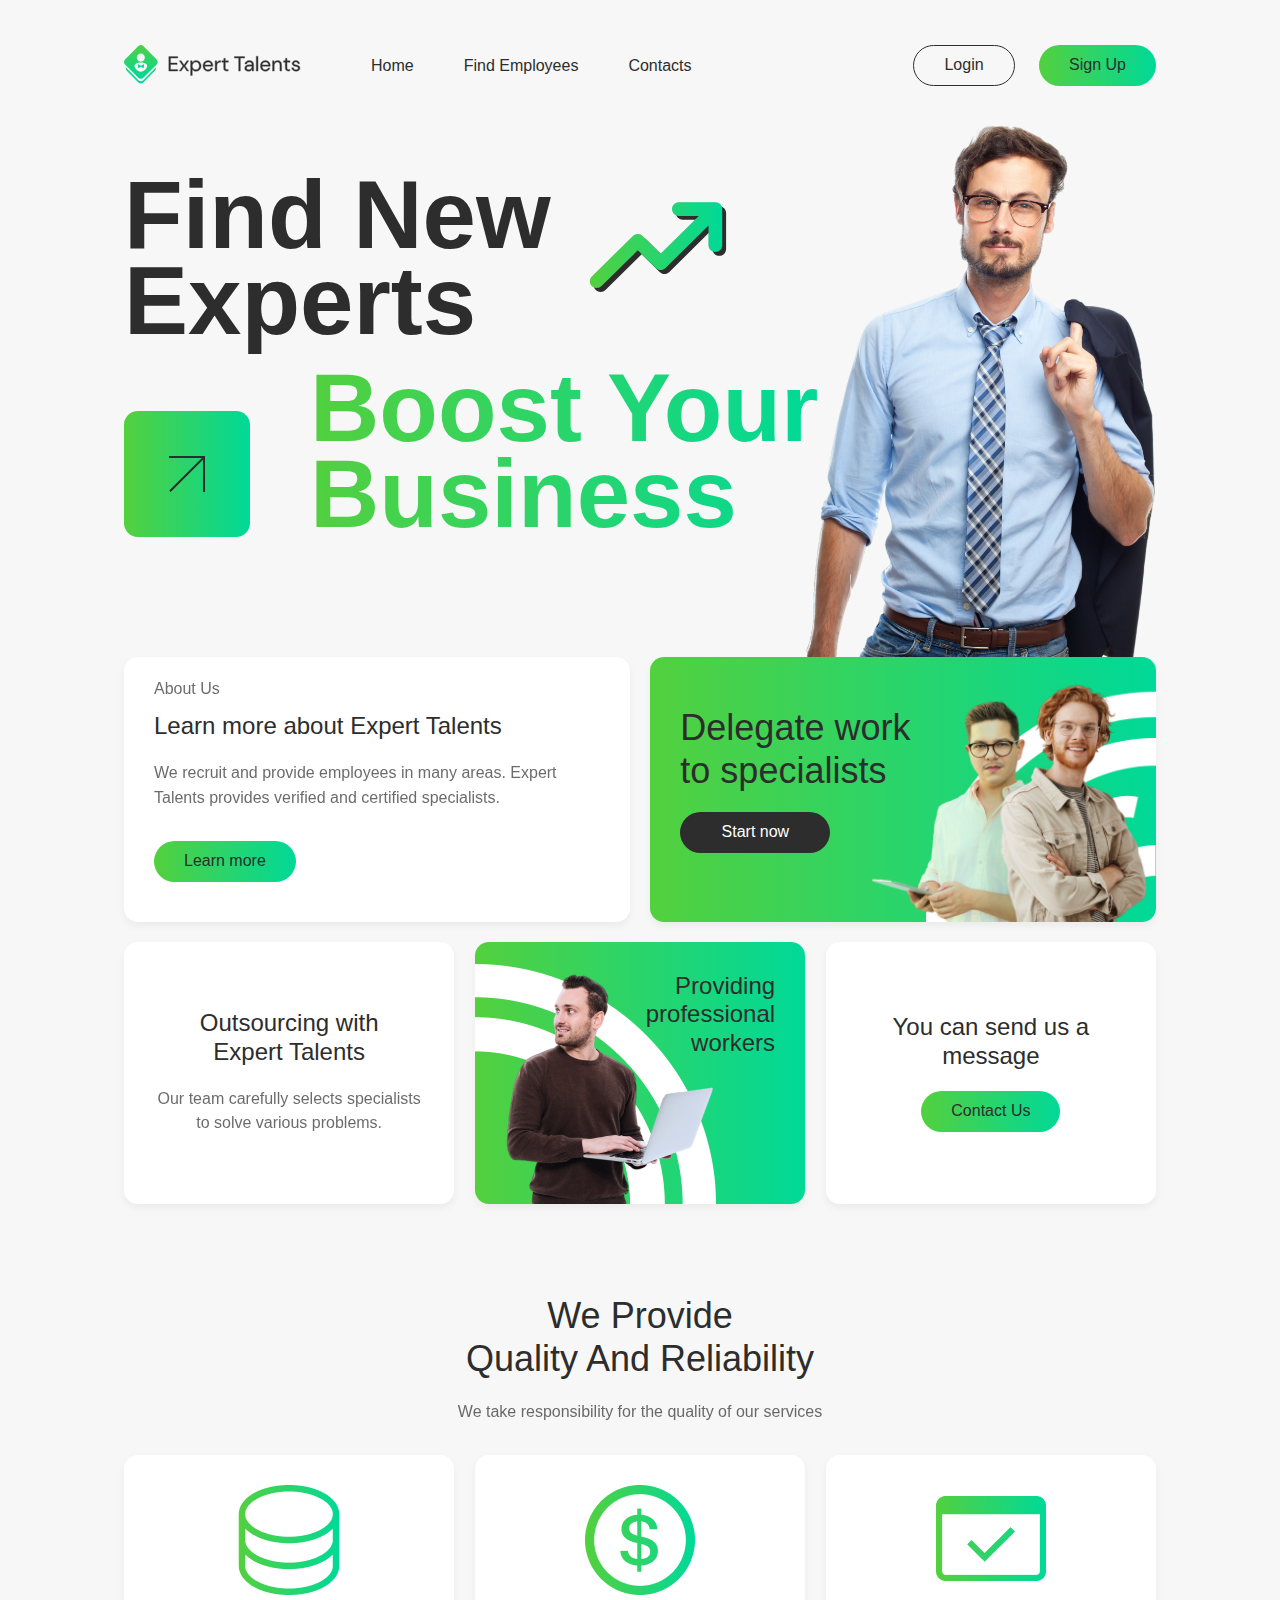
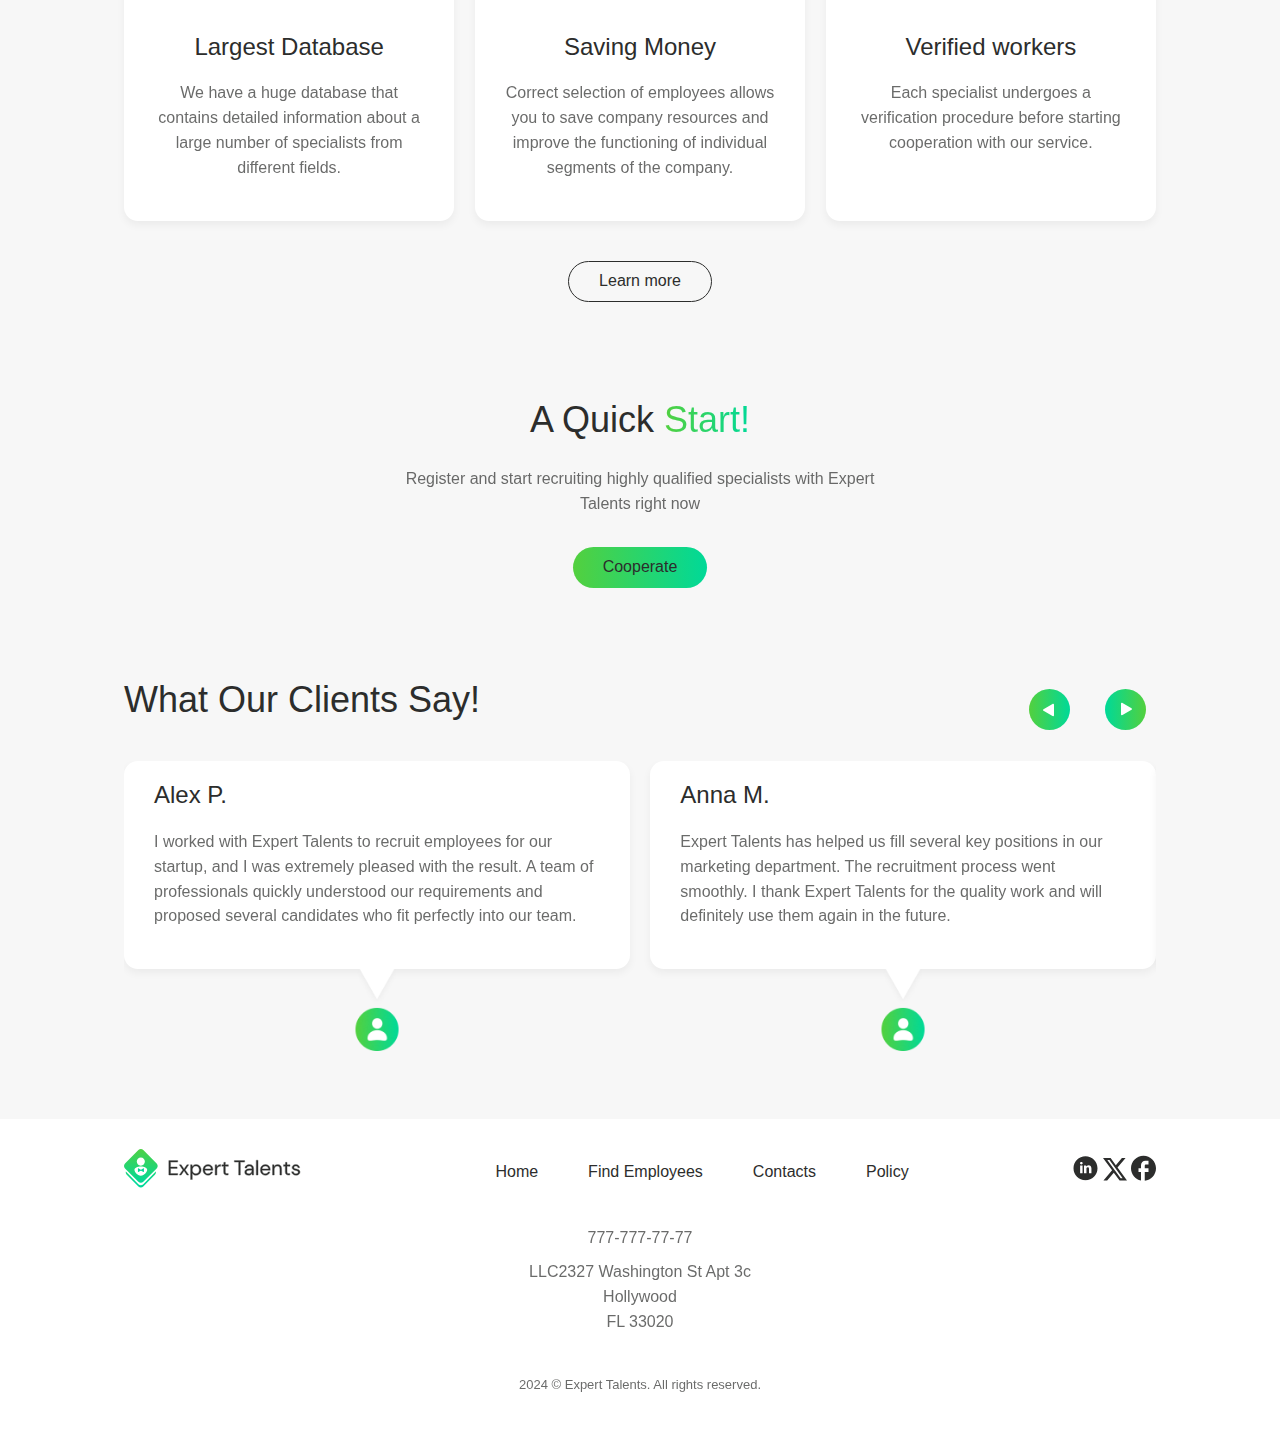
<file: index.html>
<!DOCTYPE html>
<html lang="en">
<head>
    <meta charset="UTF-8">
    <meta name="viewport" content="width=device-width, initial-scale=1.0">
    <title>Expert Talents</title>
    <link rel="stylesheet" href="styles/main.css">
    <link rel="stylesheet" href="styles/popup.css">
</head>
<body>
    <!-- Popup loading with script(Components/Popup.js) -->
    <div class="popup popup-closed" id="popup"></div>

    <header>    
        <!-- Menu -->
        <div class="container">
            <nav class="header__navbar">
                <ul>
                    <li class="header__navbar__logo"><a href="index.html"><img src="images/Logo.svg"></img></a></li>
                    <li><a href="index.html">Home</a></li>
                    <li><a href="find_employees.html">Find Employees</a></li>
                    <li><a href="contacts.html">Contacts</a></li>
                </ul>

                <div class="header__navbar__buttons">
                    <button class="btn-secondary" onclick="popup.renderPopupLogin()">Login</button>
                    <button class="btn-main" onclick="popup.renderPopupRegistration()">Sign Up</button>
                </div>
                <!-- Shown on Mobile -->
                <div class="btn-burger" id="btn-burger">
                    <div></div>
                    <div></div>
                    <div></div>
                </div> 
            </nav>
        </div>
    </header>

    <main>
        <!-- Cover Block -->
        <div class="container">
            <div class="cover-block">
                
                <h1 class="cover-block__black-title">Find New<br>Experts</h1>
                <img class="cover-block__arrow-img" src="images/header-arrow-img.svg">
                <div class="cover-block__string">
                    <a class="cover-block__btn" href="find_employees.html"><img src="images/header-arrow-btn.svg" alt="Start Now"></a>
                    <h1 class="gradient-title">Boost Your<br>Business</h1>
                </div>

            </div>
        </div>
        <!-- About Us -->
        <div class="container">
            <div class="about-us">
                
                <div class="about-us__card about-us__card__about">
                    <p class="about-us__card__about__title">About Us</p>
                    <h4>Learn more about Expert Talents</h4>
                    <p>We recruit and provide employees in many areas. Expert Talents provides verified and certified specialists.</p>
                    <button class="btn-main" onclick="location.href='find_employees.html'">Learn more</button>
                </div>

                <div class="about-us__card about-us__card__start about-us__card__center">
                    <h3>Delegate work<br>
                        to specialists</h3>
                    <button class="btn-black" onclick="popup.renderPopupRegistration()">Start now</button>

                    <img class="about-us__card__start__image mobile-hidden" src="images/about-employees-desktop.png">
                    <img class="about-us__card__start__image desktop-hidden" src="images/about-employees-mobile.png">
                </div>

                <div class="about-us__card mobile-hidden about-us__card__center about-us__card__outsourcing">
                    <h4>Outsourcing with<br>
                        Expert Talents</h4>
                    <p>Our team carefully selects specialists to solve various problems.</p>
                </div>

                <div class="about-us__card mobile-hidden about-us__card__providing">
                    <h4>Providing<br>
                        professional<br>
                        workers</h4>

                    <img class="about-us__card__providing__image mobile-hidden" src="images/about-programmer.png">
                </div> 

                <div class="about-us__card about-us__card__center about-us__card__message">
                    <h4>You can send us a<br>
                        message</h4>
                    <button class="btn-main" onclick="location.href='contacts.html'">Contact Us</button>
                </div>
                
            </div>
        </div>

        <!-- Advantages -->
        <div class="container">
            <div class="advantages">
                <h3>We Provide<br>
                    Quality And Reliability</h3>
                <p class="subtitle">We take responsibility for the quality of our services</p>
                <div class="advantages__cards">
                    <div class="advantages__card">
                        <img src="images/advantages_database.png">
                        <h4>Largest Database</h4>
                        <p>We have a huge database that contains detailed information about a large number of specialists from different fields.</p>
                    </div>
                    <div class="advantages__card">
                        <img src="images/advantages_money.png">
                        <h4>Saving Money</h4>
                        <p>Correct selection of employees allows you to save company resources and improve the functioning of individual segments of the company.</p>
                    </div>
                    <div class="advantages__card">
                        <img src="images/advantages_verified.png">
                        <h4>Verified workers</h4>
                        <p>Each specialist undergoes a verification procedure before starting cooperation with our service.</p>
                    </div>
                </div>
                <button class="btn-secondary" onclick="location.href='find_employees.html'">Learn more</button>
            </div>
        </div> 
        <!-- Quick Start -->
        <div class="container">
            <div class="quick-start">
                <h3>A Quick <span class="gradient-title">Start!</span></h3>
                <p class="subtitle"> Register and start recruiting highly qualified specialists with Expert Talents right now</p>
                <button class="btn-main" onclick="popup.renderPopupRegistration()" >Cooperate</button>
            </div>
        </div>
        <!-- Reviews -->
        <div class="container">
            <div class="reviews">
                <div class="slider-header">
                    <h3>What Our Clients Say!</h3>
                    <div class="slider-arrows">
                        <button id="prev" class="arrow">
                        <img src="images/Control.svg" alt="Previous">
                        </button>
                        <button id="next" class="arrow">
                        <img class="arrow-next" src="images/Control.svg" alt="Next">
                        </button>
                    </div>
                    </div>
                
                    <div class="slider">
                    <div class="slides">
                        <!-- Slide 1 -->
                        <div class="slide">
                            <div class="review-container">
                              <div class="review">
                                <h4>Alex P.</h4>
                                <p>I worked with Expert Talents to recruit employees for our startup, and I was extremely pleased with the result. A team of professionals quickly understood our requirements and proposed several candidates who fit perfectly into our team.</p>
                              </div>
                              <div class="avatar">
                                <img src="images/reviews_avatar.png" alt="Client 1">
                              </div>
                            </div>
                          
                            <div class="review-container">
                              <div class="review">
                                <h4>Anna M.</h4>
                                <p>Expert Talents has helped us fill several key positions in our marketing department. The recruitment process went smoothly. I thank Expert Talents for the quality work and will definitely use them again in the future.</p>
                              </div>
                              <div class="avatar">
                                <img src="images/reviews_avatar.png" alt="Client 2">
                              </div>
                            </div>
                        </div>
                
                        <!-- Slide 2 -->
                        <div class="slide mobile-hidden">
                            <div class="review-container">
                              <div class="review">
                                <h4>Dmitry S.</h4>
                                <p>Expert Talents did an excellent job finding highly qualified developers for our team. They understood our needs quickly and delivered great results in a short time. I highly recommend their services for any company looking for top talent.</p>
                              </div>
                              <div class="avatar">
                                <img src="images/reviews_avatar.png" alt="Client 1">
                              </div>
                            </div>
                          
                            <div class="review-container">
                              <div class="review">
                                <h4>Olga P.</h4>
                                <p>Thanks to Expert Talents, we found creative designers for our rebranding. The process was smooth and fast. Great service!</p>
                              </div>
                              <div class="avatar">
                                <img src="images/reviews_avatar.png" alt="Client 2">
                              </div>
                            </div>
                        </div>
                    </div>
                </div>
            </div>
        </div>

    </main>

    <footer>
        <!-- Footer -->
         <div class="container">
            <div class="footer">
                <div class="footer__links">
                    <a href="index.html" class="footer__links__logo"><img src="images/Logo.svg"></img></a>

                    <ul>
                        <li><a href="index.html">Home</a></li>
                        <li><a href="find_employees.html">Find Employees</a></li>
                        <li><a href="contacts.html">Contacts</a></li>
                        <li><a href="policy.html">Policy</a></li>
                    </ul>

                    <div class="footer__social-media">
                        <a href="#"><img src="images/icon_linkedin.svg" alt="LinkedIn"></a>
                        <a href="#"><img src="images/icon_twitter.svg" alt="LinkedIn"></a>
                        <a href="#"><img src="images/icon_facebook.svg" alt="LinkedIn"></a>
                    </div>
                </div>

                <div class="footer__info">
                    <p>777-777-77-77</p>
                    <p>LLC2327 Washington St Apt 3c <br>
                        Hollywood<br>
                        FL 33020</p>

                    <span>2024 © Expert Talents. All rights reserved.</span>
                </div>
            </div>
         </div>
    </footer>

    <script src="Components/Popup.js"></script>
    <script src="scripts/script.js"></script>
</body>
</html>
</file>
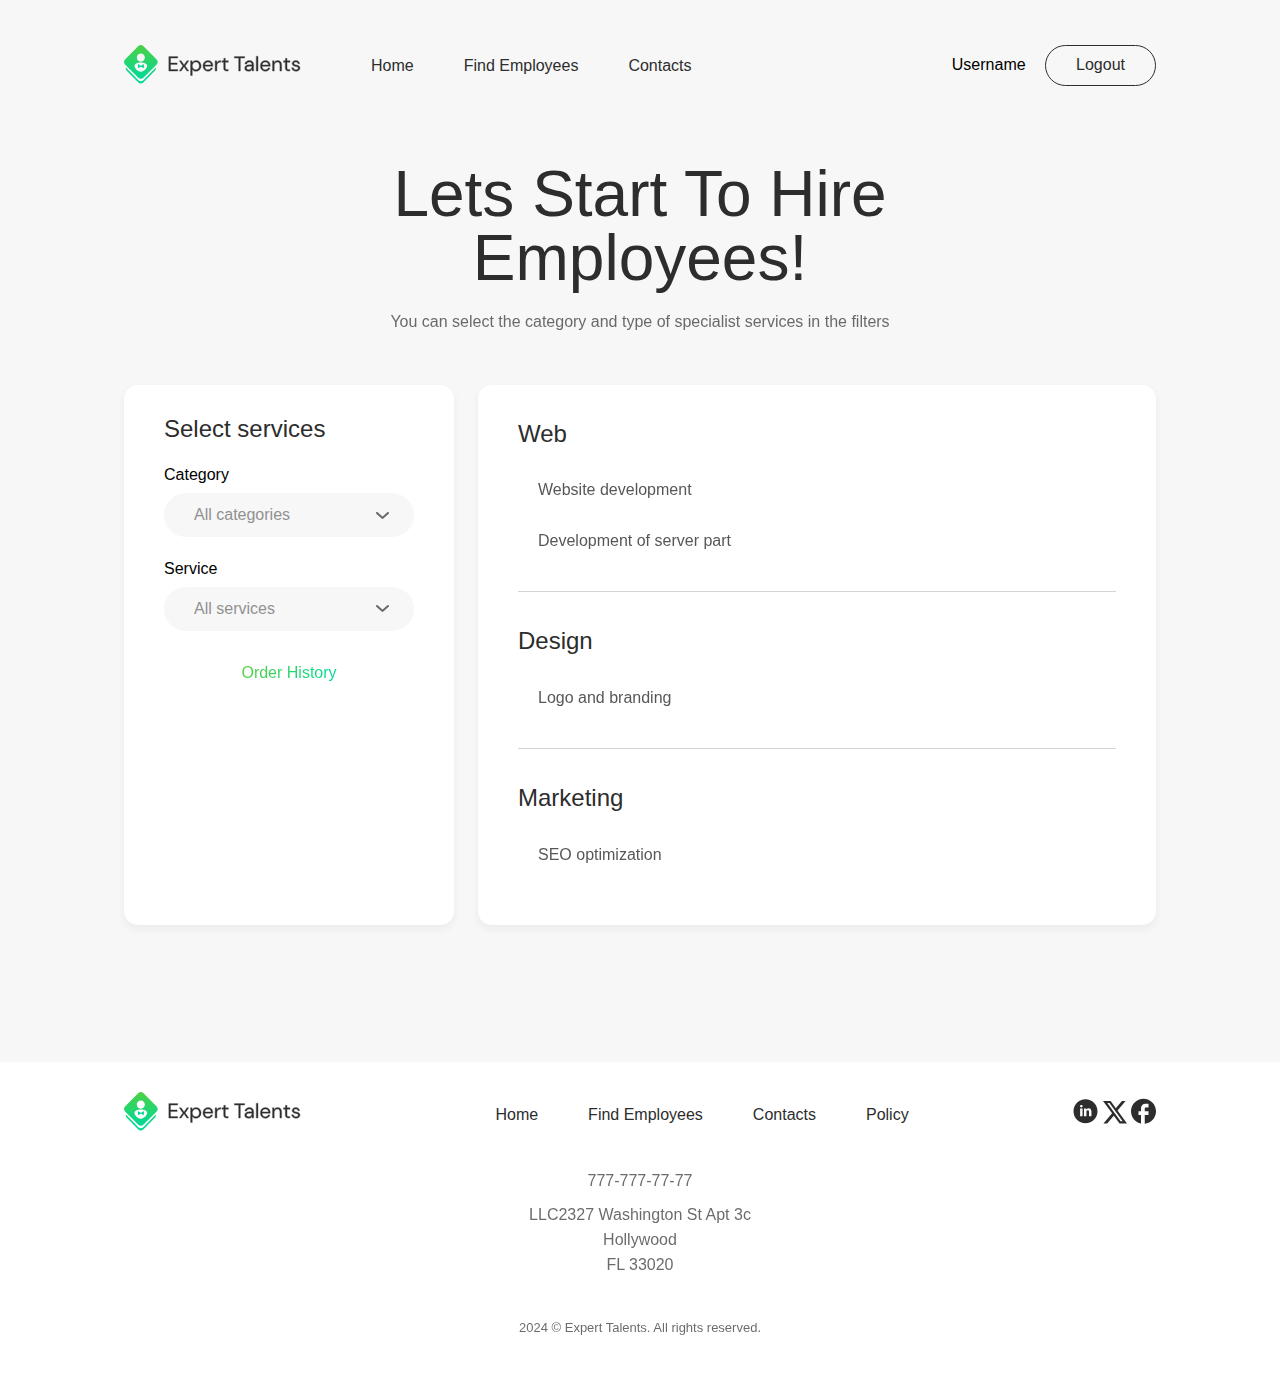
<file: account_find_employees.html>
<!DOCTYPE html>
<html lang="en">
<head>
    <meta charset="UTF-8">
    <meta name="viewport" content="width=device-width, initial-scale=1.0">
    <title>Find Employees</title>
    <link rel="stylesheet" href="styles/main.css">
    <link rel="stylesheet" href="styles/find_employees.css">
    <link rel="stylesheet" href="styles/popup.css">
</head>
<body>
    <!-- Popup loading with script(Components/Popup.js) -->
    <div class="popup popup-closed" id="popup"></div>

    <header>    
        <!-- Menu -->
        <div class="container">
            <nav class="header__navbar">
                <ul>
                    <li class="header__navbar__logo"><a href="index.html"><img src="images/Logo.svg"></img></a></li>
                    <li><a href="index.html">Home</a></li>
                    <li><a href="find_employees.html">Find Employees</a></li>
                    <li><a href="contacts.html">Contacts</a></li>
                </ul>

                <div class="header__navbar__buttons">
                    <span>Username</span>
                    <button class="btn-secondary" onclick="location.href='find_employees.html'">Logout</button>
                </div>
                <!-- Shown on Mobile -->
                <div class="btn-burger" id="btn-burger">
                    <div></div>
                    <div></div>
                    <div></div>
                </div> 
            </nav>
        </div>
    </header>

    <main>
        <!-- Find Employees Header -->
        <div class="container">
            <div class="find-employees-header">
                <div class="find-employees-header__container__after-login">
                    <h2>Lets Start To Hire Employees!</h2>
                    <p>You can select the category and type of specialist services in the filters</p>
                </div>
            </div>
        </div>

        <!-- Services block -->
        <div class="cabinet__content-block">
            <div class="container">
                <div id="filterSection">
                    <h4>Select services</h4>
                    <label for="categoryFilter">Category</label>
                    <select id="categoryFilter" onchange="filterServices()">
                        <option value="all">All categories</option>

                        <option value="web">Web-development</option>
                        <option value="design">Design</option>
                        <option value="marketing">Marketing</option>
                    </select>
                    <label for="subcategoryFilter">Service</label>
                    <select id="subcategoryFilter" onchange="filterServices()">
                        <option value="all">All services</option>

                        <option value="frontend">Frontend</option>
                        <option value="backend">Backend</option>
                        <option value="graphic">Graphic design</option>
                        <option value="seo">SEO</option>
                    </select>

                    <a class="btn-history" onclick="popup.renderPopupHistory()">Order History</a>
                    
                </div>
    

                <ul id="servicesList">
                <!-- Услуги будут добавлены здесь через JavaScript -->
                </ul>
            </div>

            <div id="orderBlock">
                <button class="btn-main">Order now</button>
            </div>    

        </div>

    </main>
    <footer>
        <!-- Footer -->
         <div class="container">
            <div class="footer">
                <div class="footer__links">
                    <a href="index.html" class="footer__links__logo"><img src="images/Logo.svg"></img></a>

                    <ul>
                        <li><a href="index.html">Home</a></li>
                        <li><a href="find_employees.html">Find Employees</a></li>
                        <li><a href="contacts.html">Contacts</a></li>
                        <li><a href="policy.html">Policy</a></li>
                    </ul>

                    <div class="footer__social-media">
                        <a href="#"><img src="images/icon_linkedin.svg" alt="LinkedIn"></a>
                        <a href="#"><img src="images/icon_twitter.svg" alt="LinkedIn"></a>
                        <a href="#"><img src="images/icon_facebook.svg" alt="LinkedIn"></a>
                    </div>
                </div>

                <div class="footer__info">
                    <p>777-777-77-77</p>
                    <p>LLC2327 Washington St Apt 3c <br>
                        Hollywood<br>
                        FL 33020</p>

                    <span>2024 © Expert Talents. All rights reserved.</span>
                </div>
            </div>
         </div>
    </footer>
    
    <script src="Components/Popup.js"></script>
    <script src="scripts/services.js"></script>
    <script src="scripts/script.js"></script>
</body>
</html>
</file>
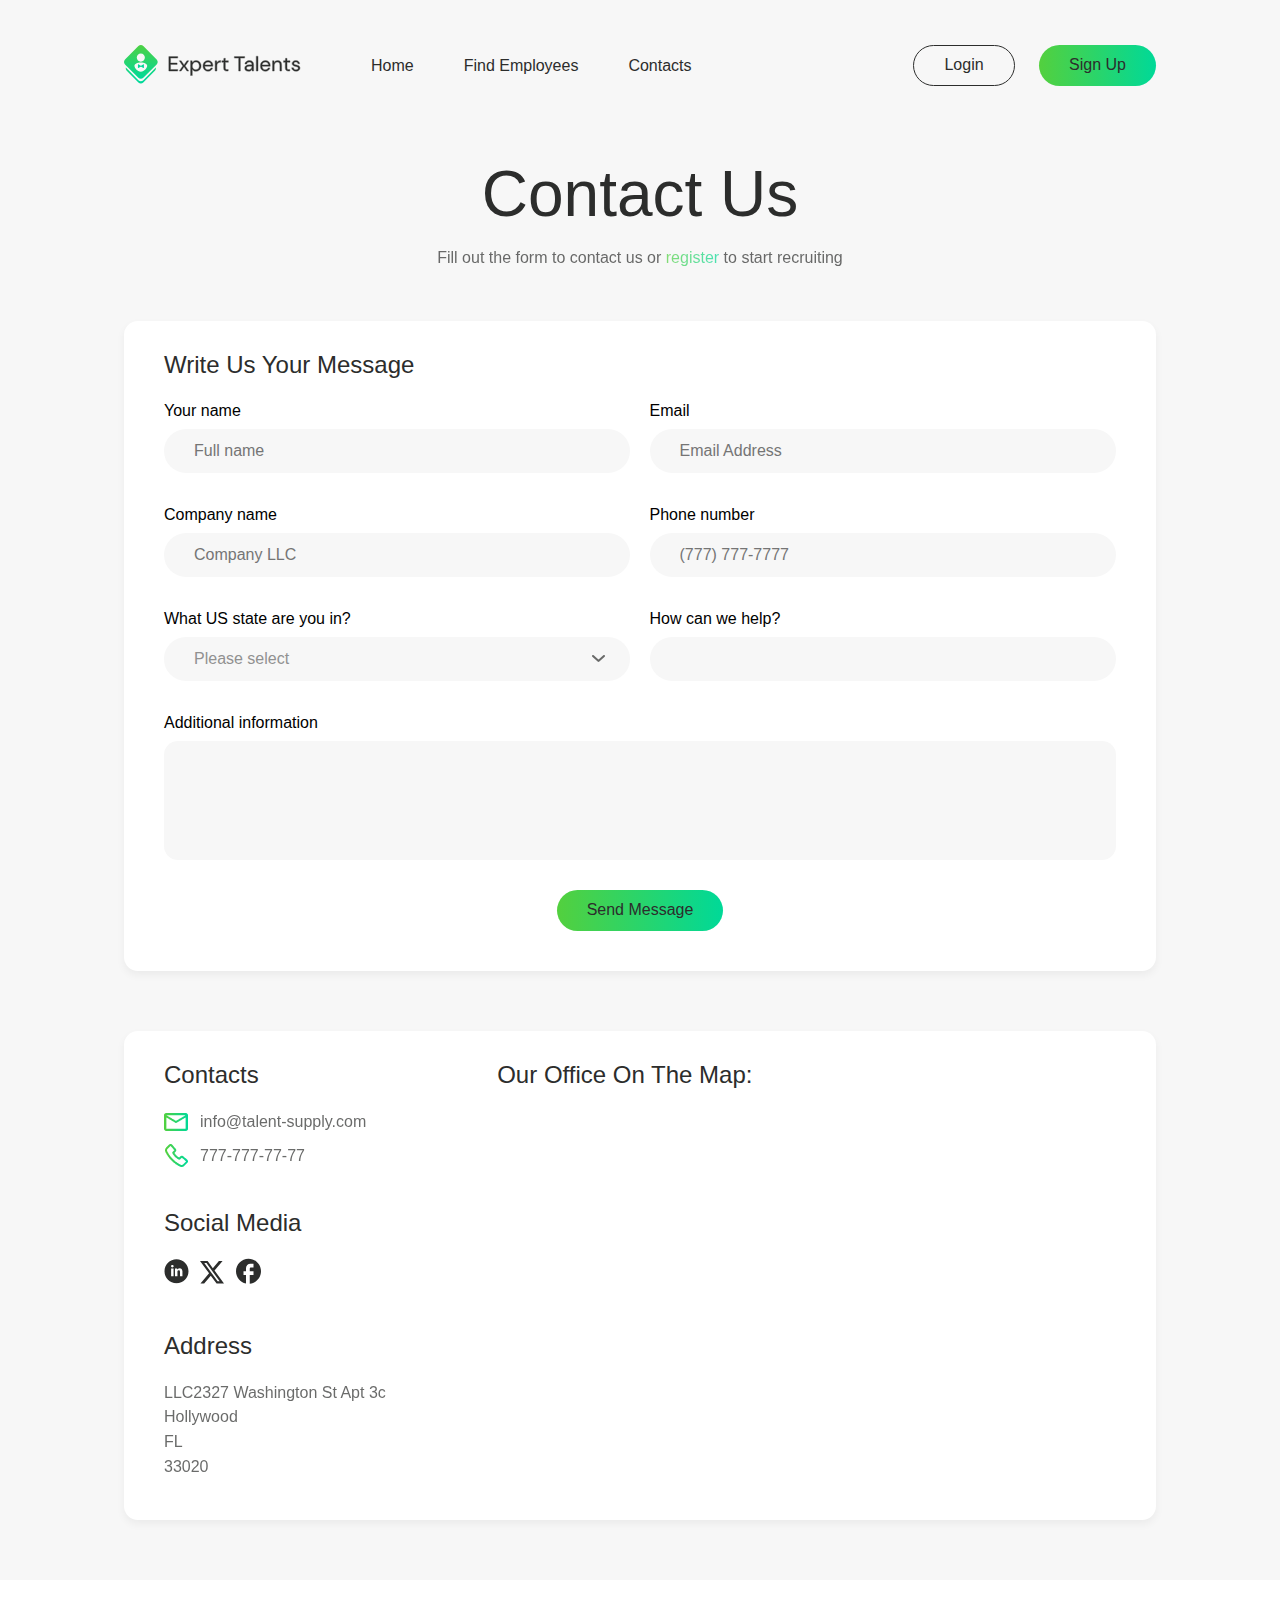
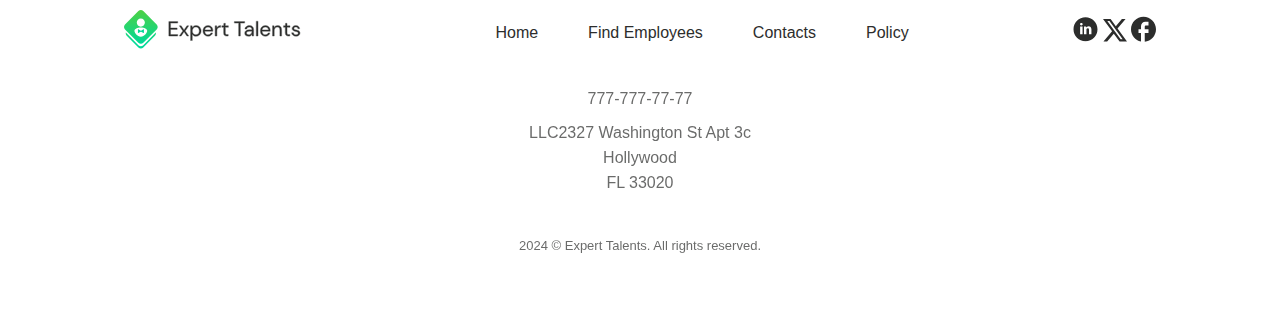
<file: contacts.html>
<!DOCTYPE html>
<html lang="en">
<head>
    <meta charset="UTF-8">
    <meta name="viewport" content="width=device-width, initial-scale=1.0">
    <title>Contacts</title>
    <link rel="stylesheet" href="styles/main.css">
    <link rel="stylesheet" href="styles/contacts.css">
    <link rel="stylesheet" href="styles/popup.css">
</head>
<body>
    <!-- Popup loading with script(Components/Popup.js) -->
    <div class="popup popup-closed" id="popup"></div>

    <header>    
        <!-- Menu -->
        <div class="container">
            <nav class="header__navbar">
                <ul>
                    <li class="header__navbar__logo"><a href="index.html"><img src="images/Logo.svg"></img></a></li>
                    <li><a href="index.html">Home</a></li>
                    <li><a href="find_employees.html">Find Employees</a></li>
                    <li><a href="contacts.html">Contacts</a></li>
                </ul>

                <div class="header__navbar__buttons">
                    <button class="btn-secondary" onclick="popup.renderPopupLogin()">Login</button>
                    <button class="btn-main" onclick="popup.renderPopupRegistration()">Sign Up</button>
                </div>
                <!-- Shown on Mobile -->
                <div class="btn-burger" id="btn-burger">
                    <div></div>
                    <div></div>
                    <div></div>
                </div> 
            </nav>
        </div>
    </header>

    <main>
        <!-- Contacts Header -->
        <div class="container">
            <div class="contacts-message">
                <h2>Contact Us</h2>
                <p class="subtitle">Fill out the form to contact us or <a onclick="popup.renderPopupRegistration()">register</a> to start recruiting</p>
                <div class="contacts-form">
                    <h4>Write Us Your Message</h4>

                        <form>
                            <div class="form-item">
                                <label for="name">Your name</label>
                                <input id="name" type="text" placeholder="Full name"/>
                            </div>

                            <div class="form-item">
                                <label for="email">Email</label>
                                <input id="email" type="email" placeholder="Email Address"/>
                            </div>
        
                            <div class="form-item">
                                <label for="company">Company name</label>
                                <input id="company" type="text" placeholder="Company LLC"/>
                            </div>
        
        
                            <div class="form-item">
                                <label for="phone">Phone number</label>
                                <input id="phone" type="text" placeholder="(777) 777-7777"/>
                            </div>
        
                            <div class="form-item">
                                <label for="state">What US state are you in?</label>
                                <select value="Please select" id="state">
                                    <option value="" disabled selected>Please select</option>
                                    <option value="1">New York</option>
                                    <option value="2">Texas</option>
                                    <option value="3">Florida</option>
                                </select>
                            </div>
        
                            <div class="form-item">
                                <label for="help">How can we help?</label>
                                <input id="help" type="text"/>
                            </div>
        
                            <div class="form-item form-item-textarea">
                                <label for="text-field">Additional information</label>
                                <textarea rows="4" id="text-field"></textarea>
                            </div>
        
                            <input class="btn-main" type="submit" value="Send Message"/>
                        </form>

                </div>
            </div>
        </div>

        <!-- Contacts information -->
         <div class="container">
            <div class="contacts-information">
                <div class="contacts-information__info">
                    <div class="contacts-information__info__contacts">
                        <h4>Contacts</h4>

                        <div class="contacts-information__info__contacts__item">
                            <img src="images/contacts-mail.png" alt="email">
                            <p>info@talent-supply.com</p>
                        </div>

                        <div class="contacts-information__info__contacts__item">
                            <img src="images/contacts-phone.png" alt="phone">
                            <p>777-777-77-77</p>
                        </div>                        

                    </div>
                    <div class="contacts-information__info__social-media">
                        <h4>Social Media</h4>
                        <div class="contacts-information__info__social-media__links">
                            <a href="#"><img src="images/icon_linkedin.svg" alt="LinkedIn"></a>
                            <a href="#"><img src="images/icon_twitter.svg" alt="LinkedIn"></a>
                            <a href="#"><img src="images/icon_facebook.svg" alt="LinkedIn"></a>
                        </div>
                        
                    </div>
                    <div class="contacts-information__info__address">
                        <h4>Address</h4>
                        <p>
                            LLC2327 Washington St Apt 3c<br>
                            Hollywood<br>
                            FL<br>
                            33020<br>
                        </p>
                    </div>
                </div>
                <div class="contacts-information__map">
                    <h4>Our Office On The Map:</h4>
                    <iframe src="https://www.google.com/maps/embed?pb=!1m14!1m8!1m3!1d2830.8830445807616!2d-68.7682961!3d44.8035721!3m2!1i1024!2i768!4f13.1!3m3!1m2!1s0x4cae4b4e2b6507c3%3A0xf704f4dd2c591327!2zOTcgQnJvYWR3YXksIEJhbmdvciwgTUUgMDQ0MDEsINCh0KjQkA!5e0!3m2!1sru!2sru!4v1720042355038!5m2!1sru!2sru" width="600" height="450" style="border:0;" allowfullscreen="" loading="lazy" referrerpolicy="no-referrer-when-downgrade"></iframe>
                </div>
            </div>
         </div>
    </main>
    <footer>
        <!-- Footer -->
         <div class="container">
            <div class="footer">
                <div class="footer__links">
                    <a href="index.html" class="footer__links__logo"><img src="images/Logo.svg"></img></a>

                    <ul>
                        <li><a href="index.html">Home</a></li>
                        <li><a href="find_employees.html">Find Employees</a></li>
                        <li><a href="contacts.html">Contacts</a></li>
                        <li><a href="policy.html">Policy</a></li>
                    </ul>

                    <div class="footer__social-media">
                        <a href="#"><img src="images/icon_linkedin.svg" alt="LinkedIn"></a>
                        <a href="#"><img src="images/icon_twitter.svg" alt="LinkedIn"></a>
                        <a href="#"><img src="images/icon_facebook.svg" alt="LinkedIn"></a>
                    </div>
                </div>

                <div class="footer__info">
                    <p>777-777-77-77</p>
                    <p>LLC2327 Washington St Apt 3c <br>
                        Hollywood<br>
                        FL 33020</p>

                    <span>2024 © Expert Talents. All rights reserved.</span>
                </div>
            </div>
         </div>
    </footer>

    <script src="Components/Popup.js"></script>
    <script src="scripts/script.js"></script>
</body>
</html>
</file>
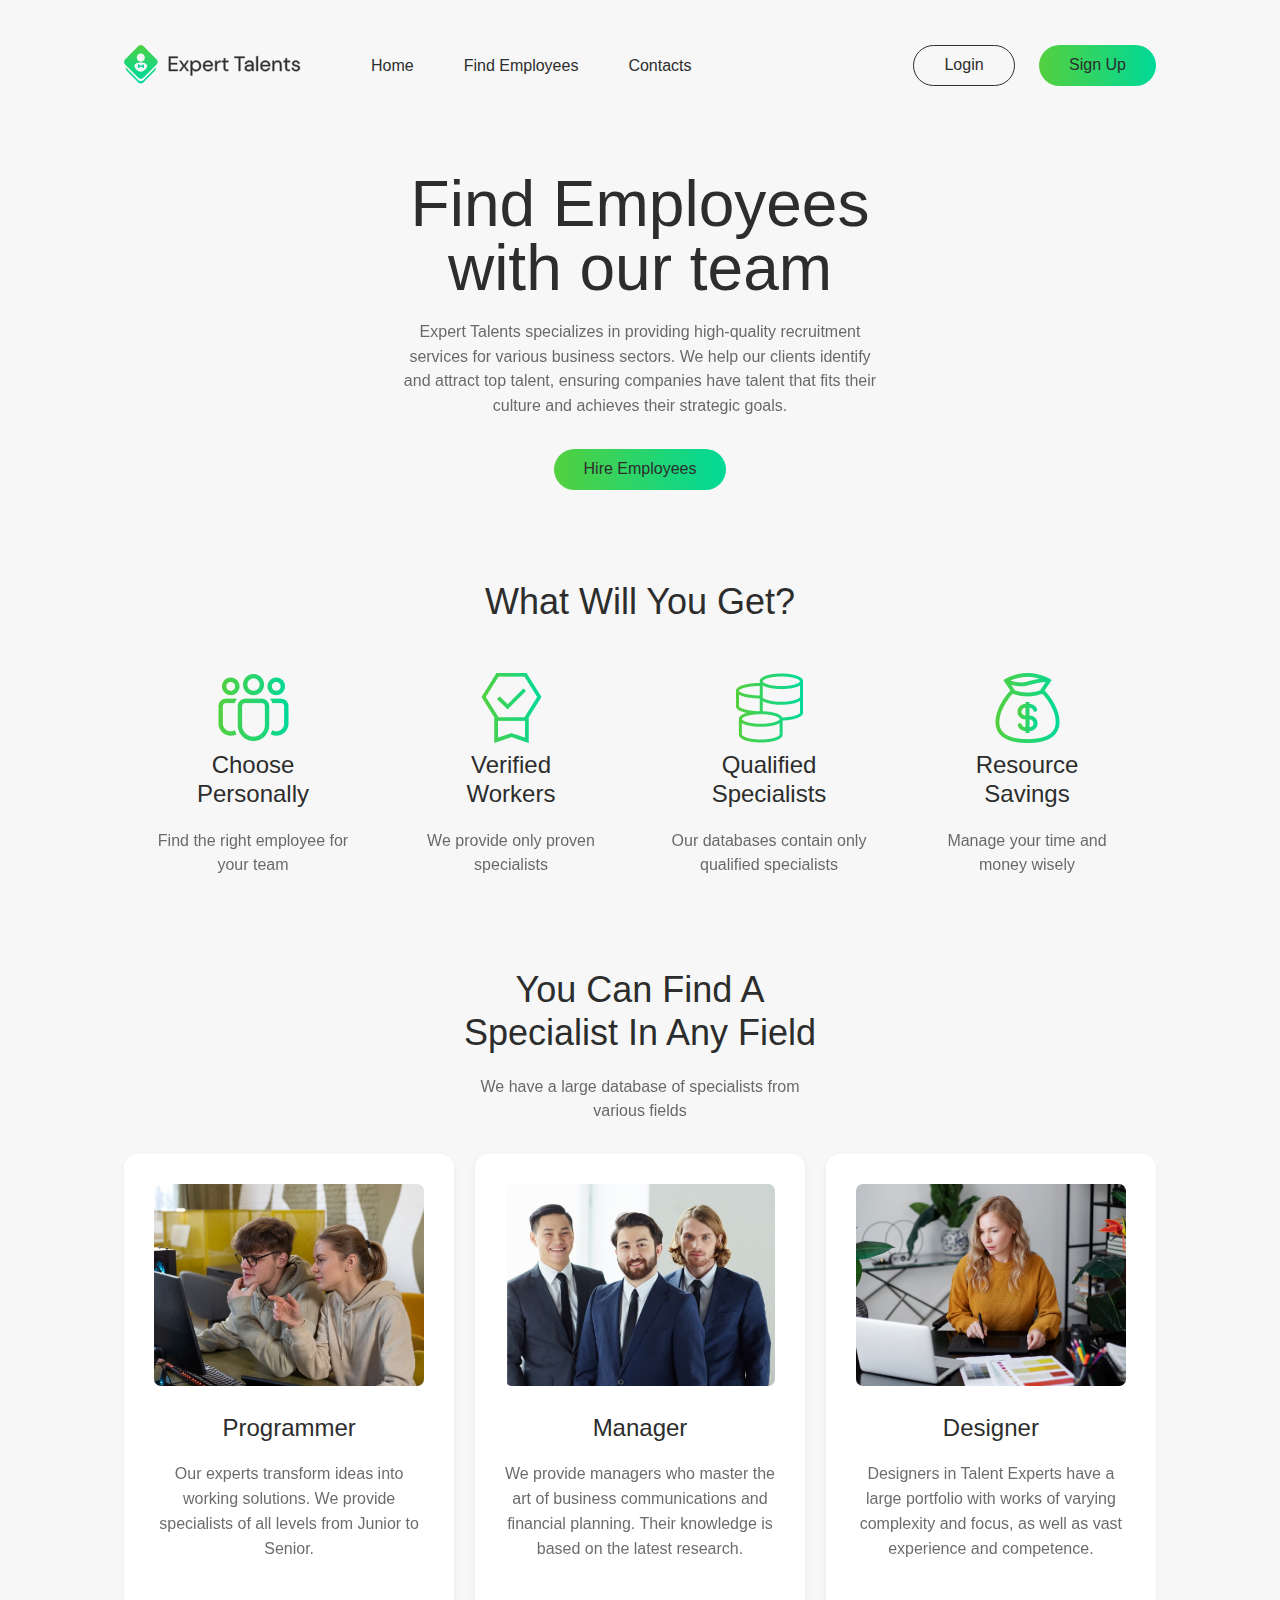
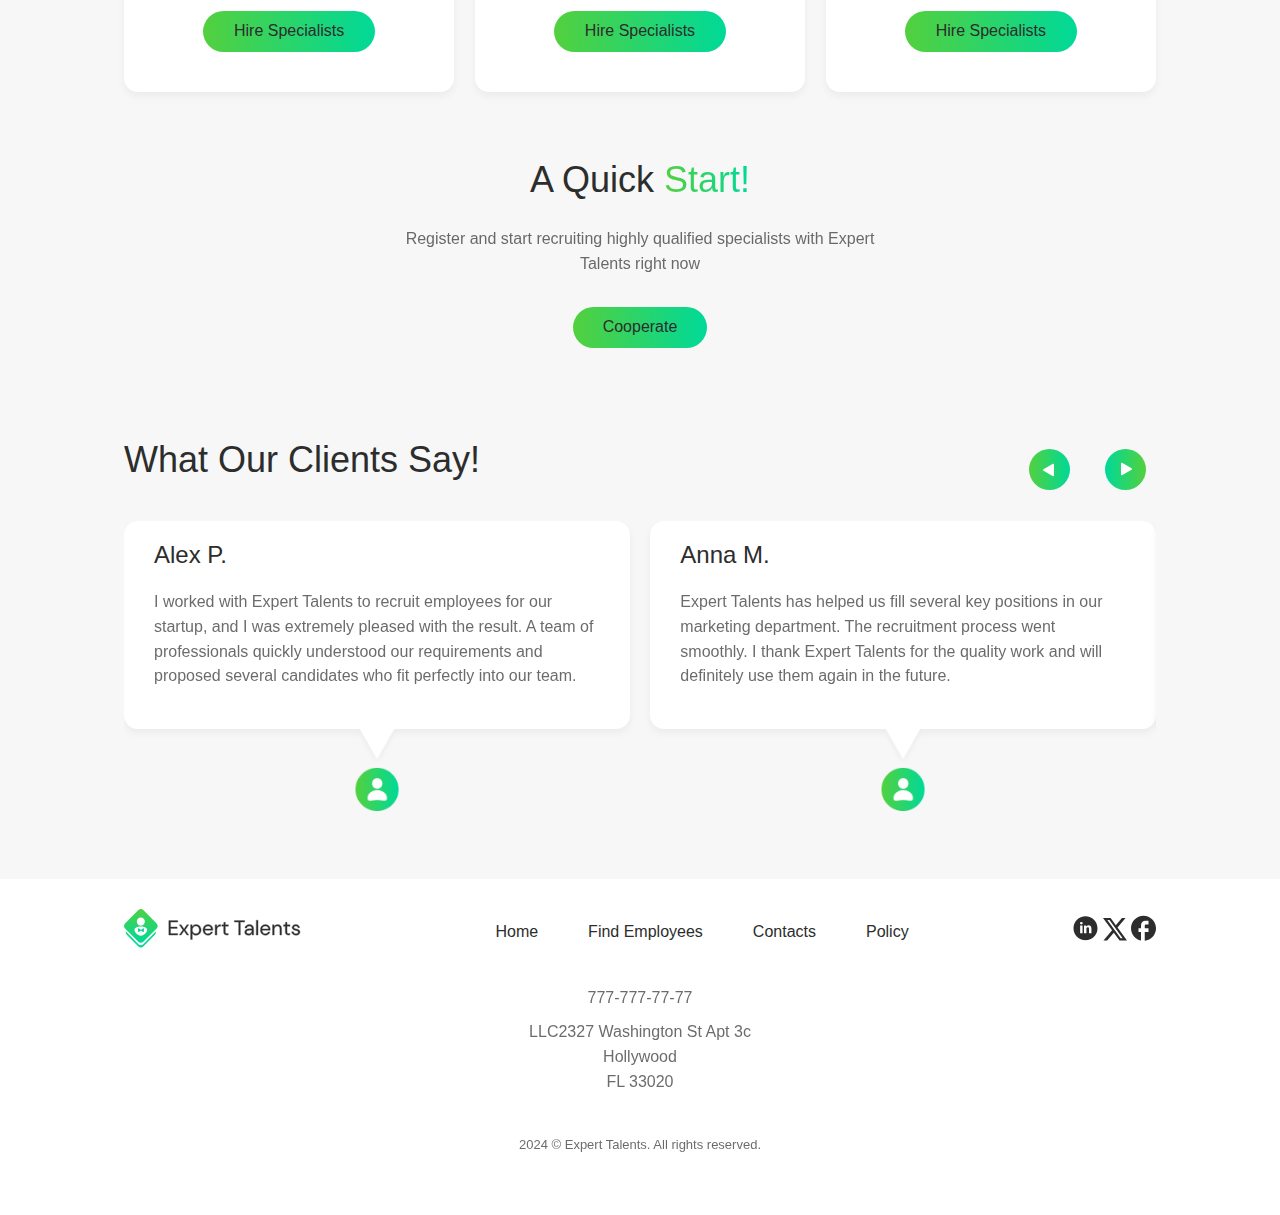
<file: find_employees.html>
<!DOCTYPE html>
<html lang="en">
<head>
    <meta charset="UTF-8">
    <meta name="viewport" content="width=device-width, initial-scale=1.0">
    <title>Find Employees</title>
    <link rel="stylesheet" href="styles/main.css">
    <link rel="stylesheet" href="styles/find_employees.css">
    <link rel="stylesheet" href="styles/popup.css">
</head>
<body>
    <!-- Popup loading with script(Components/Popup.js) -->
    <div class="popup popup-closed" id="popup"></div>

    <header>    
        <!-- Menu -->
        <div class="container">
            <nav class="header__navbar">
                <ul>
                    <li class="header__navbar__logo"><a href="index.html"><img src="images/Logo.svg"></img></a></li>
                    <li><a href="index.html">Home</a></li>
                    <li><a href="find_employees.html">Find Employees</a></li>
                    <li><a href="contacts.html">Contacts</a></li>
                </ul>

                <div class="header__navbar__buttons">
                    <button class="btn-secondary" onclick="popup.renderPopupLogin()">Login</button>
                    <button class="btn-main" onclick="popup.renderPopupRegistration()">Sign Up</button>
                </div>
                <!-- Shown on Mobile -->
                <div class="btn-burger" id="btn-burger">
                    <div></div>
                    <div></div>
                    <div></div>
                </div> 
            </nav>
        </div>
    </header>

    <main>
        <!-- Find Employees Header -->
        <div class="container">
            <div class="find-employees-header">
                <div class="find-employees-header__container">
                    <h2>Find Employees with our team</h2>
                    <p>Expert Talents specializes in providing high-quality recruitment services for various business sectors. We help our clients identify and attract top talent, ensuring companies have talent that fits their culture and achieves their strategic goals.</p>
                    <button class="btn-main" onclick="popup.renderPopupRegistration()">Hire Employees</button>
                </div>
            </div>
        </div>
        <!-- Pluses -->
         <div class="container">
            <div class="pluses">
                <h3>What Will You Get?</h3>

                <div class="pluses__cards">

                    <div class="pluses__card">
                        <img src="images/pluses-team.png">
                        <h4>Choose<br>Personally</h4>
                        <p>Find the right employee for your team</p>
                    </div>

                    <div class="pluses__card">
                        <img src="images/pluses-verified.png">
                        <h4>Verified<br>Workers</h4>
                        <p>We provide only proven specialists</p>
                    </div>

                    <div class="pluses__card">
                        <img src="images/pluses-qualified.png">
                        <h4>Qualified<br>Specialists</h4>
                        <p>Our databases contain only qualified specialists</p>
                    </div>

                    <div class="pluses__card">
                        <img src="images/pluses-resource.png">
                        <h4>Resource<br>Savings</h4>
                        <p>Manage your time and money wisely</p>
                    </div>
                </div>
                
            </div>
         </div>

        <!-- Specialists -->
        <div class="container">
            <div class="specialists">
                <h3>You Can Find A Specialist In Any Field</h3>
                <p class="subtitle">We have a large database of specialists from various fields</p>
                <div class="specialists__cards">

                    <div class="specialists__card">
                        <img src="images/specialists-programmer.jpg" alt="Programmer">
                        <h4>Programmer</h4>
                        <p>Our experts transform ideas into working solutions. We provide specialists of all levels from Junior to Senior.</p>
                        <button class="btn-main" onclick="popup.renderPopupRegistration()">Hire Specialists</button>
                    </div>

                    <div class="specialists__card">
                        <img src="images/specialists-manager.jpg" alt="Manager">
                        <h4>Manager</h4>
                        <p>We provide managers who master the art of business communications and financial planning. Their knowledge is based on the latest research.</p>
                        <button class="btn-main" onclick="popup.renderPopupRegistration()">Hire Specialists</button>
                    </div>

                    <div class="specialists__card">
                        <img src="images/specialists-designer.jpg" alt="Designer">
                        <h4>Designer</h4>
                        <p>Designers in Talent Experts have a large portfolio with works of varying complexity and focus, as well as vast experience and competence.</p>
                        <button class="btn-main" onclick="popup.renderPopupRegistration()">Hire Specialists</button>
                    </div>

                </div>
            </div>
        </div> 
        <!-- Quick Start -->
        <div class="container">
            <div class="quick-start">
                <h3>A Quick <span class="gradient-title">Start!</span></h3>
                <p class="subtitle"> Register and start recruiting highly qualified specialists with Expert Talents right now</p>
                <button class="btn-main" onclick="popup.renderPopupRegistration()" >Cooperate</button>
            </div>
        </div>
        <!-- Reviews -->
        <div class="container">
            <div class="reviews">
                <div class="slider-header">
                    <h3>What Our Clients Say!</h3>
                    <div class="slider-arrows">
                        <button id="prev" class="arrow">
                        <img src="images/Control.svg" alt="Previous">
                        </button>
                        <button id="next" class="arrow">
                        <img class="arrow-next" src="images/Control.svg" alt="Next">
                        </button>
                    </div>
                    </div>
                
                    <div class="slider">
                    <div class="slides">
                        <!-- Slide 1 -->
                        <div class="slide">
                            <div class="review-container">
                            <div class="review">
                                <h4>Alex P.</h4>
                                <p>I worked with Expert Talents to recruit employees for our startup, and I was extremely pleased with the result. A team of professionals quickly understood our requirements and proposed several candidates who fit perfectly into our team.</p>
                            </div>
                            <div class="avatar">
                                <img src="images/reviews_avatar.png" alt="Client 1">
                            </div>
                            </div>
                        
                            <div class="review-container">
                            <div class="review">
                                <h4>Anna M.</h4>
                                <p>Expert Talents has helped us fill several key positions in our marketing department. The recruitment process went smoothly. I thank Expert Talents for the quality work and will definitely use them again in the future.</p>
                            </div>
                            <div class="avatar">
                                <img src="images/reviews_avatar.png" alt="Client 2">
                            </div>
                            </div>
                        </div>
                
                        <!-- Slide 2 -->
                        <div class="slide mobile-hidden">
                            <div class="review-container">
                            <div class="review">
                                <h4>Dmitry S.</h4>
                                <p>Expert Talents did an excellent job finding highly qualified developers for our team. They understood our needs quickly and delivered great results in a short time. I highly recommend their services for any company looking for top talent.</p>
                            </div>
                            <div class="avatar">
                                <img src="images/reviews_avatar.png" alt="Client 1">
                            </div>
                            </div>
                        
                            <div class="review-container">
                            <div class="review">
                                <h4>Olga P.</h4>
                                <p>Thanks to Expert Talents, we found creative designers for our rebranding. The process was smooth and fast. Great service!</p>
                            </div>
                            <div class="avatar">
                                <img src="images/reviews_avatar.png" alt="Client 2">
                            </div>
                            </div>
                        </div>
                    </div>
                </div>
            </div>
        </div>

    </main>
    <footer>
        <!-- Footer -->
         <div class="container">
            <div class="footer">
                <div class="footer__links">
                    <a href="index.html" class="footer__links__logo"><img src="images/Logo.svg"></img></a>

                    <ul>
                        <li><a href="index.html">Home</a></li>
                        <li><a href="find_employees.html">Find Employees</a></li>
                        <li><a href="contacts.html">Contacts</a></li>
                        <li><a href="policy.html">Policy</a></li>
                    </ul>

                    <div class="footer__social-media">
                        <a href="#"><img src="images/icon_linkedin.svg" alt="LinkedIn"></a>
                        <a href="#"><img src="images/icon_twitter.svg" alt="LinkedIn"></a>
                        <a href="#"><img src="images/icon_facebook.svg" alt="LinkedIn"></a>
                    </div>
                </div>

                <div class="footer__info">
                    <p>777-777-77-77</p>
                    <p>LLC2327 Washington St Apt 3c <br>
                        Hollywood<br>
                        FL 33020</p>

                    <span>2024 © Expert Talents. All rights reserved.</span>
                </div>
            </div>
         </div>
    </footer>

    <script src="Components/Popup.js"></script>
    <script src="scripts/script.js"></script>
</body>
</html>
</file>
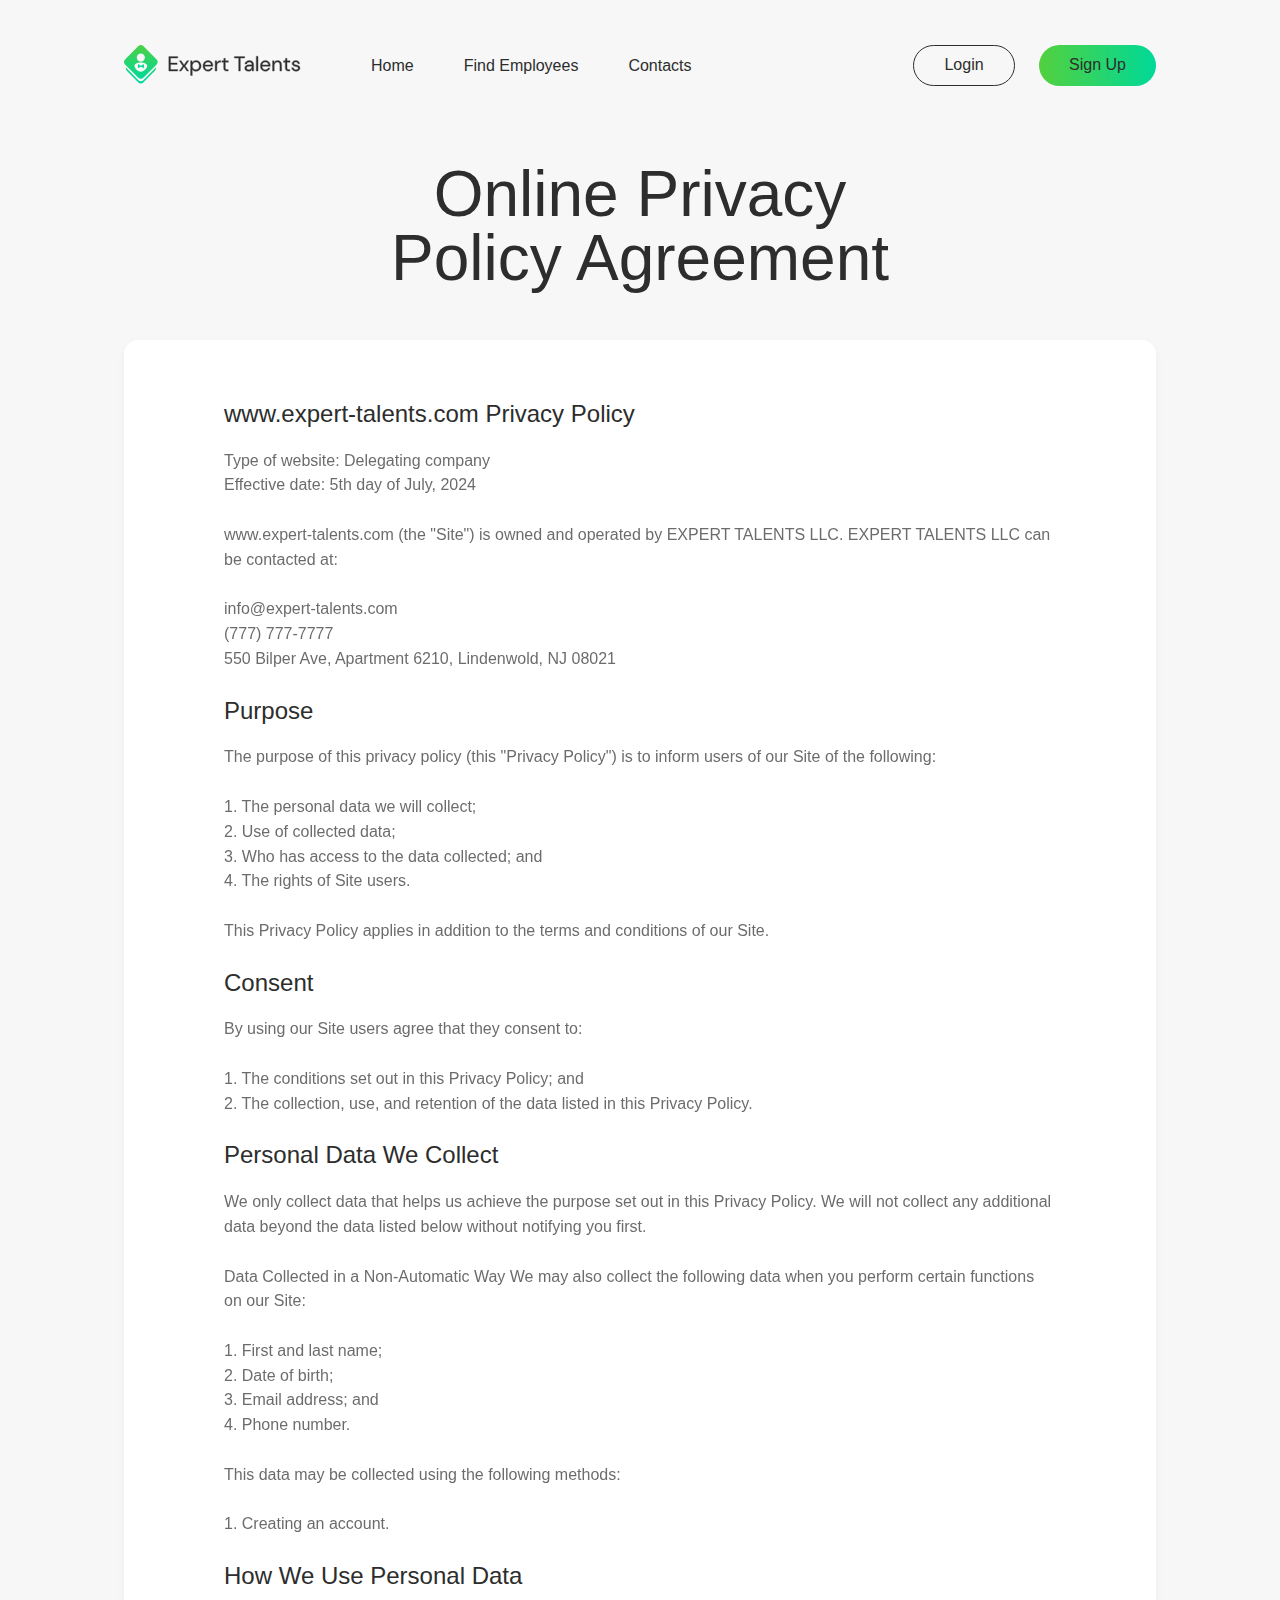
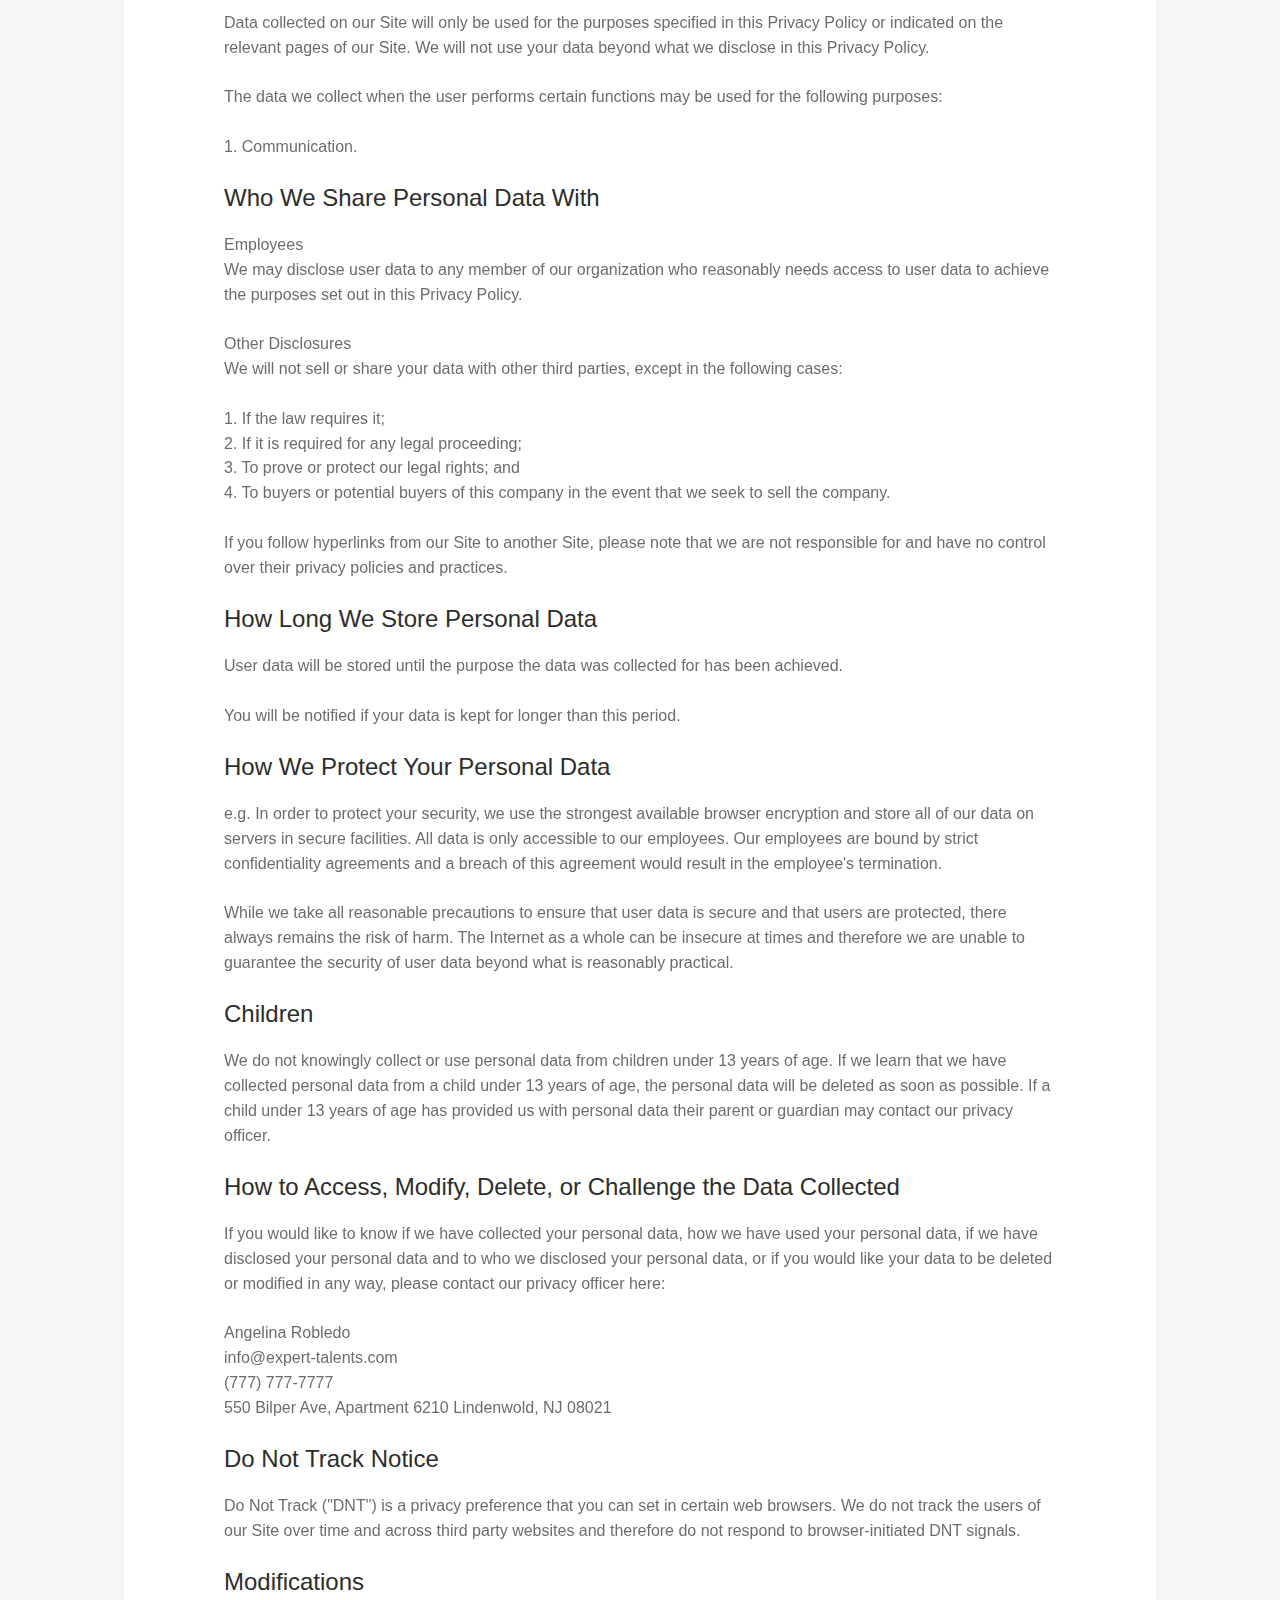
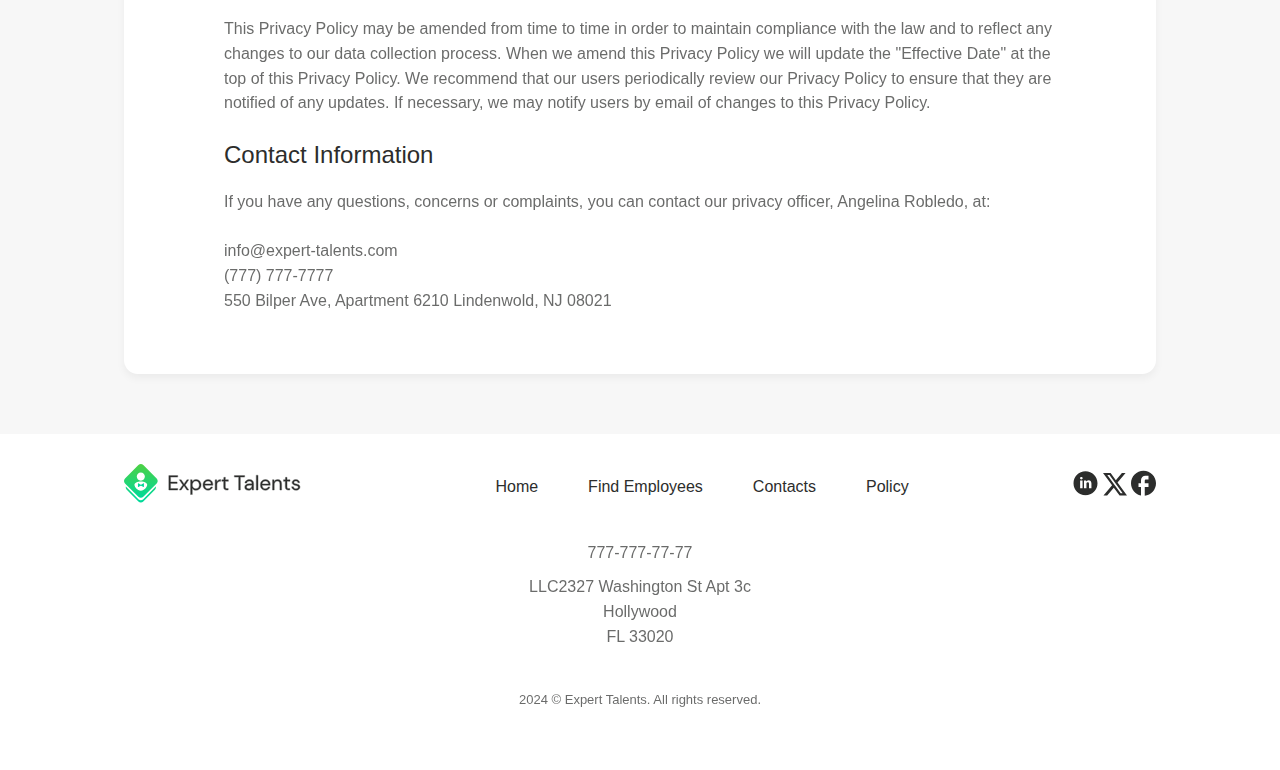
<file: policy.html>
<!DOCTYPE html>
<html lang="en">
<head>
    <meta charset="UTF-8">
    <meta name="viewport" content="width=device-width, initial-scale=1.0">
    <title>Policy</title>
    <link rel="stylesheet" href="styles/main.css">
    <link rel="stylesheet" href="styles/policy.css">
    <link rel="stylesheet" href="styles/popup.css">
</head>
<body>
    <!-- Popup loading with script(Components/Popup.js) -->
    <div class="popup popup-closed" id="popup"></div>

    <header>    
        <!-- Menu -->
        <div class="container">
            <nav class="header__navbar">
                <ul>
                    <li class="header__navbar__logo"><a href="index.html"><img src="images/Logo.svg"></img></a></li>
                    <li><a href="index.html">Home</a></li>
                    <li><a href="find_employees.html">Find Employees</a></li>
                    <li><a href="contacts.html">Contacts</a></li>
                </ul>

                <div class="header__navbar__buttons">
                    <button class="btn-secondary" onclick="popup.renderPopupLogin()">Login</button>
                    <button class="btn-main" onclick="popup.renderPopupRegistration()">Sign Up</button>
                </div>
                <!-- Shown on Mobile -->
                <div class="btn-burger" id="btn-burger">
                    <div></div>
                    <div></div>
                    <div></div>
                </div> 
            </nav>
        </div>
    </header>

    <main>
        <!-- Policy -->
        <div class="container">
            <div class="policy">
                <h2>Online Privacy Policy Agreement</h2>
                <div class="policy__content">
                    <h4>www.expert-talents.com Privacy Policy</h4>
                    <p>
                        Type of website: Delegating company<br>
                        Effective date: 5th day of July, 2024<br><br>

                        www.expert-talents.com (the "Site") is owned and operated by EXPERT TALENTS LLC. EXPERT TALENTS LLC can be contacted at:<br><br>

                        info@expert-talents.com<br>
                        (777) 777-7777<br>
                        550 Bilper Ave, Apartment 6210, Lindenwold, NJ 08021<br><br>
                    </p>

                    <h4>Purpose</h4>
                    <p>
                        The purpose of this privacy policy (this "Privacy Policy") is to inform users of our Site of the following:<br><br>
                        1. The personal data we will collect;<br>
                        2. Use of collected data;<br>
                        3. Who has access to the data collected; and<br>
                        4. The rights of Site users.<br><br>
                    This Privacy Policy applies in addition to the terms and conditions of our Site.<br><br>
                    </p>

                    <h4>Consent</h4>
                    <p>
                        By using our Site users agree that they consent to:<br><br>
                        1. The conditions set out in this Privacy Policy; and<br>
                        2. The collection, use, and retention of the data listed in this Privacy Policy.<br><br>
                    </p>

                    <h4>Personal Data We Collect</h4>
                    <p>
                        We only collect data that helps us achieve the purpose set out in this Privacy Policy. We will not collect any additional data beyond the data listed below without notifying you first.<br><br>
                        Data Collected in a Non-Automatic Way
                        We may also collect the following data when you perform certain functions on our Site:<br><br>
                            1. First and last name;<br>
                            2. Date of birth;<br>
                            3. Email address; and<br>
                            4. Phone number.<br><br>
                        This data may be collected using the following methods:<br><br>
                        1. Creating an account.<br><br>
                    </p>

                    <h4>How We Use Personal Data</h4>
                    <p>
                        Data collected on our Site will only be used for the purposes specified in this Privacy Policy or indicated on the relevant pages of our Site. We will not use your data beyond what we disclose in this Privacy Policy.<br><br>
                        The data we collect when the user performs certain functions may be used for the following purposes:<br><br>
                            1. Communication.<br><br>
                    </p>

                    <h4>Who We Share Personal Data With</h4>
                    <p>
                        Employees<br>
                        We may disclose user data to any member of our organization who reasonably needs access to user data to achieve the purposes set out in this Privacy Policy.<br><br>
                        Other Disclosures<br>
                        We will not sell or share your data with other third parties, except in the following cases:<br><br>
                            1. If the law requires it;<br>
                            2. If it is required for any legal proceeding;<br>
                            3. To prove or protect our legal rights; and<br>
                            4. To buyers or potential buyers of this company in the event that we seek to sell the company.<br><br>
                        If you follow hyperlinks from our Site to another Site, please note that we are not responsible for and have no control over their privacy policies and practices.<br><br>
                    </p>

                    <h4>How Long We Store Personal Data</h4>
                    <p>
                        User data will be stored until the purpose the data was collected for has been achieved.<br><br>

                        You will be notified if your data is kept for longer than this period.<br><br>
                    </p>

                    <h4>How We Protect Your Personal Data</h4>
                    <p>
                        e.g. In order to protect your security, we use the strongest available browser encryption and store all of our data on servers in secure facilities. All data is only accessible to our employees. Our employees are bound by strict confidentiality agreements and a breach of this agreement would result in the employee's termination.<br><br>

                        While we take all reasonable precautions to ensure that user data is secure and that users are protected, there always remains the risk of harm. The Internet as a whole can be insecure at times and therefore we are unable to guarantee the security of user data beyond what is reasonably practical.<br><br>
                    </p>

                    <h4>Children</h4>
                    <p>
                        We do not knowingly collect or use personal data from children under 13 years of age. If we learn that we have collected personal data from a child under 13 years of age, the personal data will be deleted as soon as possible. If a child under 13 years of age has provided us with personal data their parent or guardian may contact our privacy officer.<br><br>
                    </p>

                    <h4>How to Access, Modify, Delete, or Challenge the Data Collected</h4>
                    <p>
                        If you would like to know if we have collected your personal data, how we have used your personal data, if we have disclosed your personal data and to who we disclosed your personal data, or if you would like your data to be deleted or modified in any way, please contact our privacy officer here:<br><br>

                        Angelina Robledo<br>
                        info@expert-talents.com<br>
                        (777) 777-7777<br>
                        550 Bilper Ave, Apartment 6210 Lindenwold, NJ 08021<br><br>
                    </p>
                    
                    <h4>Do Not Track Notice</h4>
                    <p>
                        Do Not Track ("DNT") is a privacy preference that you can set in certain web browsers. We do not track the users of our Site over time and across third party websites and therefore do not respond to browser-initiated DNT signals.<br><br>
                    </p>

                    <h4>Modifications</h4>
                    <p>
                        This Privacy Policy may be amended from time to time in order to maintain compliance with the law and to reflect any changes to our data collection process. When we amend this Privacy Policy we will update the "Effective Date" at the top of this Privacy Policy. We recommend that our users periodically review our Privacy Policy to ensure that they are notified of any updates. If necessary, we may notify users by email of changes to this Privacy Policy.<br><br>
                    </p>

                    <h4>Contact Information</h4>
                    <p>
                        If you have any questions, concerns or complaints, you can contact our privacy officer, Angelina Robledo, at:<br><br>

                        info@expert-talents.com<br>
                        (777) 777-7777<br>
                        550 Bilper Ave, Apartment 6210 Lindenwold, NJ 08021
                    </p>
                </div>
            </div>
        </div>
    </main>
    <footer>
        <!-- Footer -->
         <div class="container">
            <div class="footer">
                <div class="footer__links">
                    <a href="index.html" class="footer__links__logo"><img src="images/Logo.svg"></img></a>

                    <ul>
                        <li><a href="index.html">Home</a></li>
                        <li><a href="find_employees.html">Find Employees</a></li>
                        <li><a href="contacts.html">Contacts</a></li>
                        <li><a href="policy.html">Policy</a></li>
                    </ul>

                    <div class="footer__social-media">
                        <a href="#"><img src="images/icon_linkedin.svg" alt="LinkedIn"></a>
                        <a href="#"><img src="images/icon_twitter.svg" alt="LinkedIn"></a>
                        <a href="#"><img src="images/icon_facebook.svg" alt="LinkedIn"></a>
                    </div>
                </div>

                <div class="footer__info">
                    <p>777-777-77-77</p>
                    <p>LLC2327 Washington St Apt 3c <br>
                        Hollywood<br>
                        FL 33020</p>

                    <span>2024 © Expert Talents. All rights reserved.</span>
                </div>
            </div>
         </div>
    </footer>
    
    <script src="Components/Popup.js"></script>
    <script src="scripts/script.js"></script>
</body>
</html>
</file>
<file: styles/main.css>
/* Root styles */
:root{
    --color-light: #FFFFFF; 
    --color-dark: #2C2D2C;
    --color-dim: #F7F7F7;
    --gradient-accent: linear-gradient(90deg, rgba(83,208,62,1) 0%, rgba(0,217,152,1) 100%);

    --font-size-main: 16px;
    --font-size-h1: 96px;
    --font-size-h2: 64px;
    --font-size-h3: 36px;
    --font-size-h4: 24px;

    --font-weight-main: 400;
    --font-weight-light: 300;
    --font-weight-medium: 500;
    --font-weight-semi: 600;
}
/* Main styles */
* {
    font-family: 'DM Sans', sans-serif;
    margin: 0;
    padding: 0;

    font-size: var(--font-size-main);
    font-weight: var(--font-weight-main);
    line-height: 155%;
}
main {
    min-height: 100vh;
}
body{
    background-color: var(--color-dim);
    box-sizing: border-box;
    position: relative;
}
.container{
    box-sizing: border-box !important;
    max-width: 1032px;
    margin: 0 auto;
}
header .container {
    position: relative;
}
ul {
    list-style: none;
}
a {
    color: var(--color-dark);
    text-decoration: none;
    cursor: pointer;
}
p {
    line-height: 155%;
    color: var(--color-dark);
    opacity: 0.7;
}
h1 {
    color: var(--color-dark);
    font-size: var(--font-size-h1);
    font-weight: var(--font-weight-semi);
    line-height: 90%;
}
h2 {
    color: var(--color-dark);
    font-size: var(--font-size-h2);
    font-weight: var(--font-weight-medium);
    line-height: 100%;
}
h3 {
    color: var(--color-dark);
    font-size: var(--font-size-h3);
    font-weight: var(--font-weight-medium);
    line-height: 120%;

    margin-bottom: 20px;
}
p.subtitle {
    margin-bottom: 30px;
}
h4 {
    color: var(--color-dark);
    font-size: var(--font-size-h4);
    font-weight: var(--font-weight-main);
    line-height: 120%;

    margin-bottom: 20px;
}
button, input[type="submit"]{
    height: 41px;
    padding: 0 30px;
    border: none;
    margin: 0px;
    cursor: pointer;
}
button.btn-main, input.btn-main{
    border-radius: 1000px;
    color: var(--color-dark);
    background: var(--gradient-accent);
    font-weight: var(--font-weight-light);
}
button.btn-secondary, input.btn-secondary{
    border-radius: 1000px;
    color: var(--color-dark);
    background-color: transparent;
    border: 1px solid var(--color-dark);
    font-weight: var(--font-weight-main);
}
button.btn-black, input.btn-black {
    border-radius: 1000px;
    color: var(--color-light);
    background: var(--color-dark);
    font-weight: var(--font-weight-main);
}
button img{
    margin-left: 5px;
    height: 12px;
}
.desktop-hidden {
    display: none;
}
/* Forms */
input[type="email"],input[type="password"],input[type="text"], select{
    background: var(--color-dim);
    box-sizing: border-box;
    padding: 10px 30px !important;
    color: var(--color-dark);
    border-radius: 100px;
    margin-bottom: 30px;
    height: 44px;
    padding: 0 10px;
    border: none;
}
textarea {
    background: var(--color-dim);
    color: var(--color-dark);
    padding: 10px 30px !important;
    border-radius: 14px;
    margin-bottom: 30px;
    border: none;
    resize: none;
    width: 100%;
    box-sizing: border-box;
}
select{
    background-color: var(--color-dim) !important;
    position: relative;
    color: #919191;
    cursor: pointer;
    appearance: none !important;
    -moz-appearance: none;
    -webkit-appearance: none;
    
    background: url('../images/arrow-select.svg') no-repeat right;
    background-position-x: calc(100% - 25px);
}
input:focus, select:focus, textarea:focus{
    border: 1px solid var(--color-accent);
    outline: none; 
}
/* Menu */
.header__navbar{

    position: relative;
    padding-top: 40px;
    padding-bottom: 30px;

    display: flex;

    align-items: center;
    justify-content: space-between;
}
.header__navbar__logo img{
    max-width: 200px;
}
.header__navbar__logo {
    padding-top: 5px;
    margin-right: 45px !important;
    margin-left: 0 !important;
}
.header__navbar ul{
    align-items: center;
    display: flex;
    justify-content: space-between;
}
.header__navbar ul li {
    margin: 0 25px;
}

.header__navbar__buttons button.btn-main{
    margin-left: 20px;
}
.header__navbar__social-media, .btn-burger{
    display: none;
}

/* Cover-block */
.cover-block {
    position: relative;
    background-image: url(../images/cover.png);
    background-repeat: no-repeat;
    background-position: right bottom;
    background-size: contain;
    padding-bottom: 120px;
}
.cover-block__arrow-img {
    z-index: -10;
    position: absolute;
    width: 140px;
    top: 80px;
    left: 45%;
}
.cover-block__string {
    display: flex;
}
.cover-block__btn {
    padding: 45px;
    display: block;
    background: var(--gradient-accent);
    width: 126px;
    height: 126px;
    box-sizing: border-box;
    border-radius: 14px;
    margin-top: 66px;
    margin-right: 60px;
}
.cover-block h1.gradient-title { 
    margin-top: 20px;
}
.gradient-title{
    color: transparent;    
	-webkit-background-clip: text;
	background-clip: text;
	background-image: var(--gradient-accent);
}
.cover-block__black-title {
    padding-top: 50px;
}
/* About Us */
.about-us{
    width: 100%;
    display: flex;
    flex-wrap: wrap;
    justify-content: space-between;
    padding-bottom: 70px;
}
.about-us__card{
    width: 32%;
    text-align: center;
    min-height: 262px;

    margin-bottom: 20px;
    padding: 20px 30px 40px;    
    background-color: var(--color-light);
    border-radius: 14px;
    box-sizing: border-box;

    -webkit-box-shadow: 0px 4px 9px 0px rgba(0, 0, 0, 0.05);
    -moz-box-shadow: 0px 4px 9px 0px rgba(0, 0, 0, 0.05);
    box-shadow: 0px 4px 9px 0px rgba(0, 0, 0, 0.05);
    
}
.about-us__card h3, .about-us__card h4{
    margin-bottom: 20px;
}
.about-us__card__about p{
    margin-bottom: 30px;
}
.about-us__card__about__title{
    margin-bottom: 10px !important;
}
.about-us__card__about, .about-us__card__start{
    text-align: left !important;
    width: 49% !important;
}
.about-us__card__providing, .about-us__card__start{
    background: var(--gradient-accent);
    position: relative;
}

.about-us__card__providing {
    text-align: right !important;
}   
.about-us__card__center {
    display: flex;
    flex-direction: column;
    justify-content: center;
}
.about-us__card__center button {
    max-width: 150px;
}
.about-us__card__message button{
    margin: 0 auto;   
}
.about-us__card__message, .about-us__card__outsourcing{
    padding: 30px;
}
.about-us__card h3, .about-us__card h4, .about-us__card button{
    z-index: 2;
}
.about-us__card__providing h4 {
    position: absolute;
    right: 30px;
    top: 30px;
}
.about-us__card__start__image{
    position: absolute;
    bottom: 0px;
    right: 0px;
    height: 250px;
    z-index: 1;
}
.about-us__card__providing__image{
    position: absolute;
    bottom: 0px;
    left: 0px;
    height: 240px;
    z-index: 1;
}
/* Advantages */
.advantages{
    text-align: center;
    padding-bottom: 90px;
}
.advantages__cards {
    width: 100%;
    display: flex;
    justify-content: space-between;
}
.advantages__card {
    margin-bottom: 30px;
    padding: 30px 30px 40px;
    box-sizing: border-box;
    width: 32%;
    border-radius: 14px;
    background-color: var(--color-light);

    -webkit-box-shadow: 0px 4px 9px 0px rgba(0, 0, 0, 0.05);
    -moz-box-shadow: 0px 4px 9px 0px rgba(0, 0, 0, 0.05);
    box-shadow: 0px 4px 9px 0px rgba(0, 0, 0, 0.05);
}
.advantages button{
    margin-top: 10px;
}
.advantages__card img{
    margin-bottom: 30px;
}
/* Quick Start */
.quick-start {
    padding-bottom: 90px;
    text-align: center;
}
.quick-start p {
    max-width: 500px;
    margin-left: auto;
    margin-right: auto;
}
.quick-start .gradient-title {
    font-size: var(--font-size-h3);
}
/* Reviews */ 
  .reviews {
    padding-bottom: 30px;
  }
  .avatar{
    margin-bottom: 30px;
  }
  .slider-header {
    display: flex;
    justify-content: space-between;
    align-items: center;
    margin-bottom: 20px;
  }
  .slider-header h3 {
    text-align: left;
  }
  .slider-arrows {
    display: flex;
    gap: 10px;
  }
  .arrow {
    padding-left: 10px;
    padding-right: 10px;
    background: none;
    border: none;
    cursor: pointer;
  }
  .arrow img {
    width: 41px;
    height: 41px;
  }
  .arrow-next {
    transform: rotate(180deg);
  }
  .slider {
    overflow: hidden;
  }
  .slides {
    display: flex;
    transition: transform 0.3s ease-in-out;
  }
  .slide {
    display: flex;
    justify-content: space-between;
    width: 100%;
    flex-shrink: 0;
  }
  .review {
    -webkit-box-shadow: 0px 4px 9px 0px rgba(0, 0, 0, 0.05);
    -moz-box-shadow: 0px 4px 9px 0px rgba(0, 0, 0, 0.05);
    box-shadow: 0px 4px 9px 0px rgba(0, 0, 0, 0.05);

    padding: 20px 30px 40px;
    border-radius: 14px;
    background-color: var(--color-light);
    text-align: left;
  }
  .review-container {
    width: 49%; /* Делаем отзыв с аватаром одним блоком */
    text-align: center;
    box-sizing: border-box;
  }
  .avatar {
    text-align: center;
  }
  
  .avatar img {
    width: 50px;
  }
/* Footer */
footer .container {
    max-width: 1032px;
    width: 100% !important;
    box-sizing: border-box;
}
.footer {
    max-width: 100% !important;
    box-sizing: border-box;
    max-width: 100%;
}
footer {
    box-sizing: border-box;
    background-color: var(--color-light);
    width: 100% !important;
    display: flex;
    flex-direction: column;
    padding-bottom: 60px;
    max-width: 100%;
}
.footer__links {
    justify-content: space-between;
    margin: 30px 0;
    display: flex;
    align-items: center;
    width: 100% !important;
    max-width: 100%;
}
.footer__links ul {
    display: flex;
}
.footer__links ul li {
    margin: 0 25px;
}
.footer__info{
    width: 100%;
    display: flex;
    flex-direction: column;
    text-align: center;
}
.footer__info p {
    margin-bottom: 10px;
}
.footer__info span{
    margin-top: 30px;
    font-size: 13px;
    font-family: 'DM Sans', sans-serif;
    font-weight: var(--font-weight-main);
    color: var(--color-dark);
    opacity: 0.7;
}
.footer__links__logo {
    margin-right: 30px;
}
.footer__links__social-media {
    margin-left: 30px;
}
@media (max-width: 1032px) {
    .container {
        margin: 0 16px;
        box-sizing: border-box;
    }
    footer .container {
        width: auto !important;
    }
}
@media (max-width: 991px) {
    :root {
        --font-size-h1: 58px;
        --font-size-h2: 46px;
    }
    /* Menu */
    .header__navbar.active {
        z-index: 60;

        width: 100%;
        min-height: 100vh;
        height: auto;

        position: fixed;
        top: 0;
        left: 0;
    }
    .header__navbar ul li{
        display: none;
    }
    .header__navbar__buttons{
        display: none;
    }
    .header__navbar.active ul li{
        display: block;
        padding-left: 16px;
        padding-right: 16px;
        box-sizing: border-box;
    }
    .header__navbar ul li.header__navbar__logo{
        display: block;
    }
    .header__navbar.active .header__navbar__buttons {
        display: flex;
        flex-direction: column;
        width: 100%;
        max-width: 240px;
    }
    .header__navbar.active .header__navbar__buttons button{
        margin: 0 0 20px !important;
        width: 100%;
    }
    .header__navbar.active .header__navbar__buttons {
        position: absolute;
        bottom: 30px;
        left: 50%;
        transform:translate(-50%, -50%);
    }
    .header__navbar{
        padding: 0 !important;
    }
    .header__navbar {
        padding: 20px 0 60px;
    }
    .header__navbar ul{
        flex-direction: column;
        width: 100%;
    }
    .header__navbar ul li a{
        font-size: 24px;
    }
    .header__navbar ul li.header__navbar__logo{
        margin-right: auto !important;
    }
    .header__navbar ul li {
        margin: 25px 0;
    }
    .header__navbar.active{
        background-color: var(--color-dim);
        height: 100vh;
    }
    .header__navbar{
        position: relative;

        flex-direction: column;
    }
    .header__navbar.active .btn-burger div:nth-child(2) {
        display: none;
    }
    .header__navbar.active .btn-burger div:nth-child(1) {
        transform: translateY(5px) rotate(45deg);
        transition: 0.2s;
    }
    .header__navbar.active .btn-burger div:nth-child(3){
        transform: translateY(-5px) rotate(-45deg);
        transition: 0.2s;
    }
    .header__navbar.active .btn-burger {
        right: 16px;
    }
    .btn-burger {
        cursor: pointer;
        position: absolute;
        top: 30px;
        right: 0px;
        z-index: 11;

        display: block;
    }
    .btn-burger div {
        width: 34px;
        height: 2px;
        border-radius: 100px;
        margin: 8px 0;
        background-color: var(--color-dark);
    }
    /* Cover-block */
    .cover-block__black-title {
        padding-top: 20px;
    }
    .cover-block__arrow-img {
        top: 30px;
    }
    /* About Us */
    .about-us{
        padding-bottom: 40px;
    }
    .about-us__card__start__image{
        height: 170px;
    }
    .about-us__card__providing__image{
        height: 170px;
    }
    /* Advantages */
    .advantages{
        padding-bottom: 70px;
    }
    .advantages__cards{
        flex-wrap: wrap;
    }
    .advantages__card {
        width: 100%;
    }
    .advantages__card p {
        max-width: 300px;
        margin: 0 auto; 
    }
    /* Quick Start */
    .quick-start {
        padding-bottom: 70px;
    }
    /* Footer */
    .footer__links {
        flex-direction: column;
    }
    .footer__links__logo{
        margin-right: auto;
        margin-bottom: 30px;
    }
    .footer__links ul {
        flex-wrap: wrap;
        justify-content: center;
        margin-bottom: 10px;
    }
    .footer__links ul li {
        margin-bottom: 30px;
    }
}
@media (max-width: 767px) {
    .mobile-hidden {
        display: none;
    }
    .desktop-hidden {
        display: block;
    }
    /* Cover-block */
    .cover-block {
        background-image: none;
    }
    .cover-block {
        padding-bottom: 0;
    }
    .cover-block__arrow-img {
        width: 150px;
        left: 60%;
    }
    .cover-block__string {
        flex-direction: column-reverse;

    }
    .cover-block .gradient-title {
        margin-top: 10px !important;
    }
    .cover-block__btn{
        margin-top: 40px;
        margin-bottom: 80px;
        width: 100%;
        padding: 23px 0 !important;
        height: 86px;
        text-align: center;
    }
    /* About Us */
    .about-us__card{
        width: 100%;
    }
    .about-us__card__about, .about-us__card__start{
        width: 100% !important;
    }
    .about-us__card__start__image{
        height: 250px;
    }
    /* Reviews */
    .slide {
        flex-direction: column;
        flex-wrap: wrap;
    }
    .slider-header h3 {
        margin-left: auto;
        margin-right: auto;
        text-align: center;
    }
    .slider-arrows{
        display: none;
    }
    .slides{
        flex-direction: column;
        flex-wrap: wrap;
    }
    .review-container {
        width: 100%;
    }
    .review {
        max-width: 100%;
        padding-bottom: 30px;
    }
}
@media (max-width: 575px) {
    /* Cover-block */
    .cover-block__arrow-img {
        width: 82px;
        left: 70%;
        top: 50px;
    }
}
@media (max-width: 340px) {
    /* Cover-block */
    .cover-block__arrow-img {
        display: none;
    }
    .about-us__card__start__image{
        height: 150px;
    }
}
</file>
<file: styles/popup.css>
/* Root styles */
:root{
    --color-light: #FFFFFF; 
    --color-dark: #2C2D2C;
    --color-dim: #F7F7F7;
    --gradient-accent: linear-gradient(90deg, rgba(83,208,62,1) 0%, rgba(0,217,152,1) 100%);

    --font-size-main: 16px;
    --font-size-h1: 96px;
    --font-size-h2: 64px;
    --font-size-h3: 36px;
    --font-size-h4: 24px;

    --font-weight-main: 400;
    --font-weight-light: 300;
    --font-weight-medium: 500;
    --font-weight-semi: 600;
}
.popup-container {
    display: flex;
    align-items: center;

    width: 100%;
    position: absolute;
    top: 0;
    left: 0;
    height: 100vh;
    z-index: 100;
    position: fixed;
}
.popup-block h3{
    font-weight: var(--font-weight-medium);
    color: var(--color-dark);
    text-align: left;
    margin-bottom: 10px;
}
.popup-block__p-title{
    text-align: left;
    margin-bottom: 30px;
}
.popup-bg{
    position: absolute;
    background-color: var(--color-dark);
    opacity: 0.8;
    height: 100vh;
    width: 100%;
}
.popup-block a.link-sign-up {
    color: transparent !important;    
	-webkit-background-clip: text !important;
	background-clip: text;
	background-image: var(--gradient-accent);
    font-weight: var(--font-weight-medium);
}
.popup-block {
    padding: 30px 60px 40px;

    border-radius: 14px;
    position: relative;
    z-index: 101;
    background-color: var(--color-light);
    margin: auto;

    display: flex;
    flex-direction: column;
}
.popup-block .btn-main {
    margin-top: 20px;
}
.popup-block__register-account {
    margin-top: 10px;
    text-align: center;
    line-height: 175%;
}
.popup-block__register-account a{
    color: var(--color-accent);
}
.btn-cross-popup{
    cursor: pointer;
    height: 25px;
    width: 25px;
    position: absolute;
    top: 30px;
    right: 30px;
}
.popup-block form label {
    margin-bottom: 5px;
    font-size: var(--font-size-main);
}
.popup-block input[type="email"],.popup-block input[type="password"],.popup-block input[type="text"] {
    width: 350px;
}
.popup-block form {
    display: flex;
    flex-direction: column;
}
.popup-block__message{
    margin-bottom: 20px;
}
input.btn-confirm {
    margin-bottom: 20px;
}
.popup-block-history {
    min-width: 400px;
}
@media (max-width: 991px) {
    :root {
        --font-size-h1: 58px;
        --font-size-h2: 46px;
    }
}
@media (max-width: 575px) {
    .popup-block{
        width: 100%;
        margin: auto 16px;
        padding: 30px 20px 40px;
    }
    .popup-block-history {
        min-width: auto;
    }
    .popup-block-history h3{
        font-size: 32px;
    }
    form {
        box-sizing: border-box;
        max-width: 100%;
        width: 100%;
    }
    .popup-block input[type="email"],.popup-block input[type="password"],.popup-block input[type="text"] {
        box-sizing: border-box;
        width: 100%;
    }
    .btn-cross-popup{
        right: 20px;
    }
}
</file>
<file: styles/find_employees.css>
/* Root styles */
:root{
    --color-light: #FFFFFF; 
    --color-dark: #2C2D2C;
    --color-dim: #F7F7F7;
    --gradient-accent: linear-gradient(90deg, rgba(83,208,62,1) 0%, rgba(0,217,152,1) 100%);

    --font-size-main: 16px;
    --font-size-h1: 96px;
    --font-size-h2: 64px;
    --font-size-h3: 36px;
    --font-size-h4: 24px;

    --font-weight-main: 400;
    --font-weight-light: 300;
    --font-weight-medium: 500;
    --font-weight-semi: 600;
}
/* Find Employees Header */
.find-employees-header h2 {
    margin-bottom: 20px;
}
.find-employees-header__container {
    text-align: center;
    max-width: 480px;
    margin: 50px auto 90px;
}
.find-employees-header p {
    margin-bottom: 30px;
}
/* Pluses */
.pluses {
    padding-bottom: 90px;
}
.pluses h3 {
    text-align: center;
    margin-bottom: 50px;
}
.pluses__cards {
    display: grid;
    grid-template-columns: 1fr 1fr 1fr 1fr;
    place-items: center;
}
.pluses__card {
    text-align: center;
    max-width: 195px;
}
/* Specialists */
.specialists {
    text-align: center;
    padding-bottom: 30px;
}
.specialists p, .specialists h3 {
    max-width: 370px;
    margin-left: auto;
    margin-right: auto;
}
.specialists__cards {
    justify-content: space-between;
    display: flex;
}
.specialists__card {
    position: relative;
    box-sizing: border-box;
    border-radius: 14px;
    background-color: var(--color-light);
    padding: 30px 30px 40px;
    width: 32%; 
    margin-bottom: 30px;

    -webkit-box-shadow: 0px 4px 9px 0px rgba(0, 0, 0, 0.05);
    -moz-box-shadow: 0px 4px 9px 0px rgba(0, 0, 0, 0.05);
    box-shadow: 0px 4px 9px 0px rgba(0, 0, 0, 0.05);
}
.specialists__card p {
    margin-bottom: 90px;
}
.specialists__card img{
    margin-bottom: 20px;
    border-radius: 7px;
    width: 100%;
}
.specialists__card button {
    width: 172px;
    position: absolute;
    bottom: 40px;
    left: 50%;
    transform:translate(-50%);
}
/* After login */
.header__navbar__buttons span {
    margin-right: 15px;
}
.find-employees-header__container__after-login {
    max-width: 500px;
    text-align: center;
    margin: 40px auto 50px;
}
.find-employees-header__container__after-login p{
    margin-bottom: 0px;
}
.cabinet__content-block{
    padding: 0px;
}
.cabinet__content-block .container {
    display: flex;
    justify-content: space-between;
    padding-bottom: 60px;
}
.cabinet__content-block h4{
    text-align: center;
    margin-bottom: 20px;
    text-align: left;
}
.btn-history {
    color: transparent;    
	-webkit-background-clip: text;
	background-clip: text;
	background-image: var(--gradient-accent);

    margin: 10px auto 0;
}
#filterSection select {
    width: 100%;
    margin-bottom: 20px;
}
#filterSection {
    -webkit-box-shadow: 0px 4px 9px 0px rgba(0, 0, 0, 0.05);
    -moz-box-shadow: 0px 4px 9px 0px rgba(0, 0, 0, 0.05);
    box-shadow: 0px 4px 9px 0px rgba(0, 0, 0, 0.05);
    border-radius: 14px;

    flex-wrap: wrap;
    width: 100%;
    padding: 30px 40px 40px;

    max-width: 250px;
    display: flex;
    flex-direction: column;
    background-color: var(--color-light);
}
#filterSection label {
    margin-bottom: 5px;
}
.service-item {
    margin-top: 30px;
    display: none;
    list-style-type: none;

    padding: 8px 0 8px 20px;
}
.service-item.active {
    color: var(--color-dark);
    background: var(--gradient-accent);
    font-weight: var(--font-weight-medium);
    border-radius: 7px;
    opacity: 1;
    padding-right: 10px;
}

.category-item {
    font-size: var(--font-size-h4);
    font-weight: var(--font-weight-main) !important;
    color: var(--color-dark);
    opacity: 1;
    border-radius: 0;
    margin-bottom: 0px;
    display: block;
    padding-top: 30px;
    padding-bottom: 8px;
    padding-left: 0px;
    font-weight: bold;
    border-top: 1px solid #D5D5D5;
}
.category-item:first-child {
    border-top: none;
    margin-top: 0;
}
.subcategory-item {
    cursor: pointer;
    color: var(--color-dark);
    font-size: var(--font-size-main);
    font-weight: var(--font-weight-main);
    opacity: 0.8;
    margin: 10px 0 10px 0px;
}
#servicesList{
    padding-bottom: 90px;
    width: 100%;
    margin-left: 24px;
    box-sizing: border-box;
    background-color: var(--color-light);
    border-radius: 14px;
    padding: 0px 40px 40px;

    -webkit-box-shadow: 0px 4px 9px 0px rgba(0, 0, 0, 0.05);
    -moz-box-shadow: 0px 4px 9px 0px rgba(0, 0, 0, 0.05);
    box-shadow: 0px 4px 9px 0px rgba(0, 0, 0, 0.05);
}
/* Order button */
#orderBlock {
    z-index: 100;
    display: none;
    position: fixed;
    bottom: 0;
    left: 0;
    width: 100%;
    height: 90px;
    background-color: var(--color-light);
    -webkit-box-shadow: 0px 2px 14px 3px rgba(44, 44, 44, 0.07);
    -moz-box-shadow: 0px 2px 14px 3px rgba(44, 44, 44, 0.07);
    box-shadow: 0px 2px 14px 3px rgba(44, 44, 44, 0.07);
    justify-content: center;
    align-items: center;
  }
#orderBlock button {
    margin: 20px auto;
    display: block;
    padding: 10px 20px;
}
@media (max-width: 991px) {
    :root {
        --font-size-h1: 58px;
        --font-size-h2: 46px;
    }
    .pluses {
        padding-bottom: 60px;
    }
    .pluses h3 {
        margin-bottom: 30px;
    }
    .pluses__cards {
        grid-template-columns: 1fr 1fr;
        gap: 40px;
    }
    .specialists__cards {
        flex-direction: column;
    }
    .specialists__card {
        width: 100%;
    }
    .specialists__card img {
        width: 60%;
    }
    .find-employees-header__container {
        margin: 30px auto 90px;
    }
    /* After login */
    .header__navbar__buttons span {
        margin: 0 auto 20px;
    }
    #servicesList{
        padding-bottom: 60px;
    }    
}
@media (max-width: 767px) {
    .cabinet__content-block .container {
        flex-direction: column;
    }
    #filterSection {
        box-sizing: border-box;
        max-width: 100% !important;
        width: 100%;
        margin-bottom: 30px;
    }
    #servicesList{ 
        width: 100%;
        margin-left: 0px;
    }
}
@media (max-width: 575px) {
    .pluses__cards {
        grid-template-columns: 1fr;
        gap: 60px;
    }
    .specialists__card img {
        width: 100%;
    }
    #filterSection {
        padding: 30px 20px 40px;
    }
    #servicesList{ 
        padding: 0 20px 40px;
    }
    
}
@media (max-width: 340px) {
    .find-employees-header h2 {
        font-size: 40px;
    }
}
</file>
<file: styles/contacts.css>
/* Root styles */
:root{
    --color-light: #FFFFFF; 
    --color-dark: #2C2D2C;
    --color-dim: #F7F7F7;
    --gradient-accent: linear-gradient(90deg, rgba(83,208,62,1) 0%, rgba(0,217,152,1) 100%);

    --font-size-main: 16px;
    --font-size-h1: 96px;
    --font-size-h2: 64px;
    --font-size-h3: 36px;
    --font-size-h4: 24px;

    --font-weight-main: 400;
    --font-weight-light: 300;
    --font-weight-medium: 500;
    --font-weight-semi: 600;
}
/* Main styles */
.contacts-form {
    background-color: var(--color-light);
    padding: 30px 40px 40px;
    box-sizing: border-box;
    border-radius: 14px;

    -webkit-box-shadow: 0px 4px 9px 0px rgba(0, 0, 0, 0.05);
    -moz-box-shadow: 0px 4px 9px 0px rgba(0, 0, 0, 0.05);
    box-shadow: 0px 4px 9px 0px rgba(0, 0, 0, 0.05);

    margin-bottom: 60px;
}
.contacts-message .subtitle a {
    color: transparent;    
	-webkit-background-clip: text;
	background-clip: text;
	background-image: var(--gradient-accent);
    font-weight: var(--font-weight-medium);
}
.contacts-message h2 {
    margin-top: 40px;
    text-align: center;
    margin-bottom: 20px;
}
.contacts-message .subtitle {
    text-align: center;
    margin-bottom: 50px;
}
.contacts-form form {
    display: flex;
    width: 100%;
    flex-wrap: wrap;
    justify-content: space-between;
}
.form-item {
    width: 49%;
    display: flex;
    flex-direction: column;
}
.form-item label {
    margin-bottom: 5px;
}
.form-item-textarea {
    width: 100%;
    box-sizing: border-box;
}
.contacts-form form input[type="submit"] {
    margin: 0 auto;
}
/* Contacts information */
.contacts-information {
    display: flex;
    justify-content: space-between;
    padding: 30px 40px 40px;
    margin-bottom: 60px;
    border-radius: 14px;
    background-color: var(--color-light);

    -webkit-box-shadow: 0px 4px 9px 0px rgba(0, 0, 0, 0.05);
    -moz-box-shadow: 0px 4px 9px 0px rgba(0, 0, 0, 0.05);
    box-shadow: 0px 4px 9px 0px rgba(0, 0, 0, 0.05);
}
.contacts-information__info__contacts__item {
    display: flex;
    margin-bottom: 10px;
}
.contacts-information__info__contacts__item img{
    margin-right: 12px;
    width: 24px;
    height: 24px;
}
.contacts-information__info__contacts {
    margin-right: 20px;
    margin-bottom: 40px;
}
.contacts-information__info__social-media{
    margin-right: 20px;
    margin-bottom: 40px;
}
.contacts-information__info__address {
    margin-right: 20px;
}
.contacts-information__info__social-media__links img{
    margin-right: 7px;
}
.contacts-information__info {
    width: 30%;
}
.contacts-information__map {
    width: 65%;
}
.contacts-information__map iframe {
    width: 100%;
    height: 350px;
}

@media (max-width: 991px) {
    :root {
        --font-size-h1: 58px;
        --font-size-h2: 46px;
    }
    .contacts-message h2 {
        margin-top: 20px;
    }
}
@media (max-width: 767px) {
    .form-item {
        width: 100%;
    }
    .contacts-form {
        padding: 30px 20px 40px;
    }
    .contacts-information {
        padding: 30px 20px 40px
    }

    .contacts-information__info {
        width: 49%;
    }
    .contacts-information__map {
        width: 49%;
    }
}
@media (max-width: 575px) {
    .contacts-information {
        flex-direction: column;
    }
    .contacts-information__info {
        width: 100%;
        margin-bottom: 40px;
    }
    .contacts-information__map {
        width: 100%;
    }
    .contacts-information__map iframe {
        height: 200px;
    }
}
</file>
<file: styles/policy.css>
/* Root styles */
:root{
    --color-light: #FFFFFF; 
    --color-dark: #2C2D2C;
    --color-dim: #F7F7F7;
    --gradient-accent: linear-gradient(90deg, rgba(83,208,62,1) 0%, rgba(0,217,152,1) 100%);

    --font-size-main: 16px;
    --font-size-h1: 96px;
    --font-size-h2: 64px;
    --font-size-h3: 36px;
    --font-size-h4: 24px;

    --font-weight-main: 400;
    --font-weight-light: 300;
    --font-weight-medium: 500;
    --font-weight-semi: 600;
}
.policy {
    padding-bottom: 60px;
}
.policy h2 {
    text-align: center;
    max-width: 532px;
    margin-left: auto;
    margin-right: auto;
    margin-top: 40px;
    margin-bottom: 50px;
}
.policy__content {
    max-width: 1032px;
    background-color: var(--color-light);
    border-radius: 14px;
    padding: 60px 100px;

    -webkit-box-shadow: 0px 4px 9px 0px rgba(0, 0, 0, 0.05);
    -moz-box-shadow: 0px 4px 9px 0px rgba(0, 0, 0, 0.05);
    box-shadow: 0px 4px 9px 0px rgba(0, 0, 0, 0.05);
}
@media (max-width: 991px) {
    :root {
        --font-size-h1: 58px;
        --font-size-h2: 46px;
    }
    .policy h2 {
        margin-top: 20px;
        margin-bottom: 40px;
    }
    .policy__content {
        padding: 40px 20px;
    }
    
}
</file>
